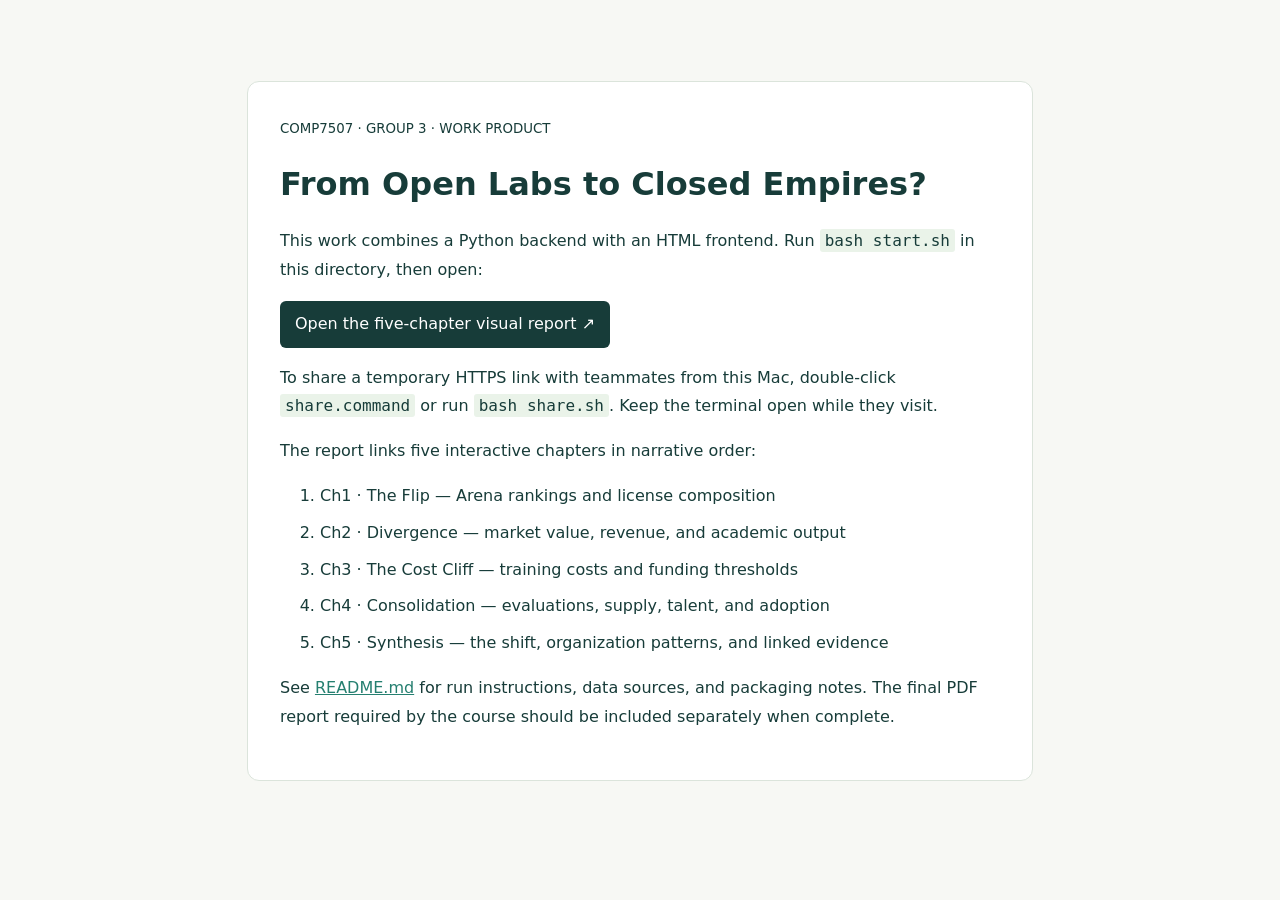
<file: index.html>
<!doctype html><html lang="en"><head><meta charset="utf-8"><meta name="viewport" content="width=device-width,initial-scale=1"><title>COMP7507 Group 3 · Work Product</title><style>body{font:16px/1.8 system-ui,sans-serif;color:#173c39;background:#f7f8f4;margin:0}main{max-width:720px;margin:9vh auto;padding:32px;background:#fff;border:1px solid #dbe4db;border-radius:12px}h1{line-height:1.3}code{background:#eaf3e9;padding:2px 5px;border-radius:3px}a{color:#257f70}li{margin:8px 0}.button{display:inline-block;background:#173c39;color:#fff;padding:9px 15px;border-radius:6px;text-decoration:none}</style></head><body><main><small>COMP7507 · GROUP 3 · WORK PRODUCT</small><h1>From Open Labs to Closed Empires?</h1><p>This work combines a Python backend with an HTML frontend. Run <code>bash start.sh</code> in this directory, then open:</p><p><a class="button" href="http://127.0.0.1:8764/">Open the five-chapter visual report ↗</a></p><p>To share a temporary HTTPS link with teammates from this Mac, double-click <code>share.command</code> or run <code>bash share.sh</code>. Keep the terminal open while they visit.</p><p>The report links five interactive chapters in narrative order:</p><ol><li>Ch1 · The Flip — Arena rankings and license composition</li><li>Ch2 · Divergence — market value, revenue, and academic output</li><li>Ch3 · The Cost Cliff — training costs and funding thresholds</li><li>Ch4 · Consolidation — evaluations, supply, talent, and adoption</li><li>Ch5 · Synthesis — the shift, organization patterns, and linked evidence</li></ol><p>See <a href="README.md">README.md</a> for run instructions, data sources, and packaging notes. The final PDF report required by the course should be included separately when complete.</p></main></body></html>
</file>
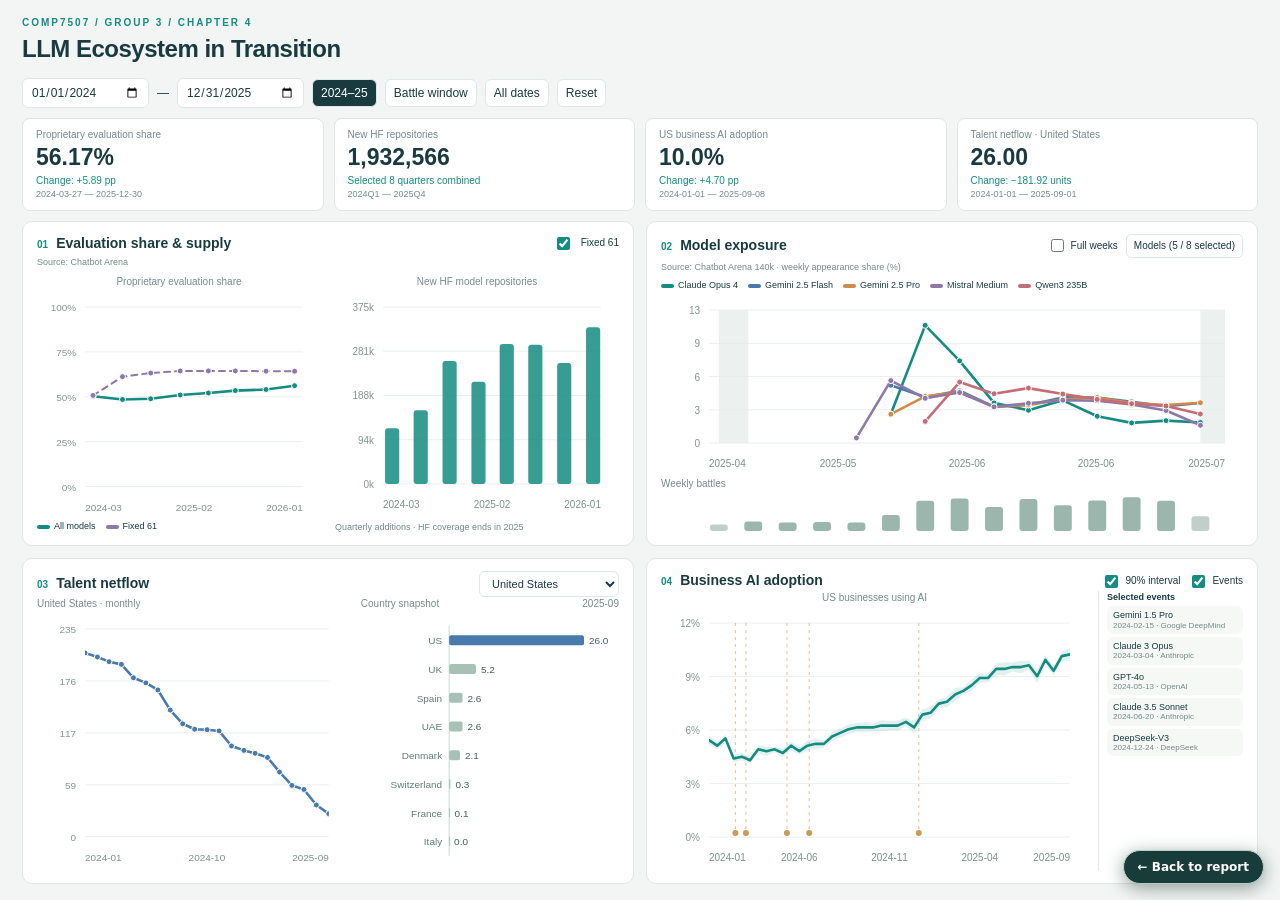
<file: dashboards/ch4/index.html>
<!doctype html><html lang="en"><head><meta charset="utf-8"><meta name="viewport" content="width=device-width,initial-scale=1"><title>LLM Ecosystem | Chapter 4</title><style>
:root{--ink:#193b40;--muted:#788a8b;--edge:#dfe8e4;--green:#148c81}*{box-sizing:border-box}body{margin:0;font:12px/1.4 'Segoe UI',Arial,sans-serif;color:var(--ink);background:#f2f5f3;height:100dvh;overflow:hidden}button,input,select{font:inherit;color:inherit}button,select,input[type=date]{border:1px solid var(--edge);background:white;border-radius:6px;padding:5px 8px}button,summary{cursor:pointer}button:hover{background:#e9f3ee}button:focus-visible,input:focus-visible,select:focus-visible,summary:focus-visible{outline:2px solid #148c81;outline-offset:2px}button.active,.primary{background:var(--ink);color:white}input[type=checkbox]{accent-color:var(--green)}.app{height:100%;padding:16px 22px;display:flex;flex-direction:column;gap:10px;max-width:2000px;margin:auto}.header{display:flex;align-items:center;justify-content:space-between;gap:15px}.eyebrow{font-size:10px;letter-spacing:2px;color:var(--green);font-weight:700}h1{font-size:24px;letter-spacing:-.5px;margin:2px 0}h1 small{font-size:12px;color:var(--muted);font-weight:400;letter-spacing:0;margin-left:14px}.actions,.toolbar,.controls{display:flex;align-items:center;gap:8px}.toolbar{flex-wrap:nowrap}.toolbar .spacer{flex:1}.toolbar input{width:127px}.toolbar .hint{color:var(--muted);font-size:10px}.kpis{display:grid;grid-template-columns:repeat(4,1fr);gap:10px}.kpi{background:white;border:1px solid var(--edge);border-radius:8px;padding:9px 13px}.kpi .label{font-size:10px;color:var(--muted)}.kpi .value{font-size:23px;line-height:1.2;font-weight:650;margin:2px 0}.kpi .delta{font-size:10px;color:var(--green)}.period{font-size:9px;color:var(--muted);white-space:nowrap}.grid{display:grid;grid-template-columns:1fr 1fr;grid-template-rows:1fr 1fr;gap:12px;flex:1;min-height:0}.card{background:white;border:1px solid var(--edge);border-radius:10px;padding:12px 14px;display:flex;flex-direction:column;min-height:0;min-width:0;position:relative}.head{display:flex;align-items:center;justify-content:space-between;gap:8px;flex-shrink:0}.head h2{font-size:14px;margin:0}.num{font-size:10px;color:var(--green);margin-right:8px}.source{color:var(--muted);font-size:9px;margin:3px 0 6px}.controls{font-size:10px;white-space:nowrap}.controls label{display:flex;gap:4px;align-items:center}.dual,.talent-layout{display:grid;grid-template-columns:1fr 1fr;gap:14px;flex:1;min-height:0}.talent-layout{grid-template-columns:1.2fr 1fr}.chartcol{display:flex;flex-direction:column;min-height:0;min-width:0}.chart-title{font-size:10px;color:var(--muted);display:flex;justify-content:space-between;gap:6px}.plot{flex:1;min-height:0;position:relative}.plot svg{width:100%;height:100%;display:block;overflow:hidden}.empty{display:flex;align-items:center;justify-content:center;color:var(--muted);font-size:11px;background:#fafcfb}.legend{display:flex;flex-wrap:wrap;gap:3px 10px;font-size:9px;min-height:13px;flex-shrink:0}.legend span{display:flex;align-items:center;gap:4px}.dot{display:inline-block;width:13px;height:4px;border-radius:3px}.note{font-size:9px;color:var(--muted);flex-shrink:0;margin-top:3px}.exposure-wrap{display:flex;flex:1;flex-direction:column;min-height:0}.samplebar{flex:0 0 42px!important}.talent-layout .plot{min-height:100px}.adopt-layout{display:grid;grid-template-columns:minmax(0,1fr) 145px;gap:10px;flex:1;min-height:0}.events-list{font-size:9px;display:flex;flex-direction:column;gap:3px;overflow:auto;border-left:1px solid var(--edge);padding-left:8px}.events-list button{text-align:left;font-size:9px;border:0;background:#f5f8f5;padding:4px 6px;line-height:1.15}.events-list small{display:block;font-size:8px;color:var(--muted)}.modelpicker{font-size:10px;position:relative}.modelpicker summary{list-style:none;border:1px solid var(--edge);border-radius:5px;padding:4px 7px}.pickerbody{position:absolute;right:0;top:30px;width:360px;background:white;z-index:35;border:1px solid var(--edge);box-shadow:0 10px 30px #163e3926;border-radius:8px;padding:12px}.model-tools{display:flex;gap:5px;margin-bottom:8px}.model-tools input{min-width:0;flex:1;border:1px solid var(--edge);border-radius:4px;padding:4px}.model-tools button{font-size:10px}.model-list{display:grid;gap:6px;max-height:210px;overflow:auto;font-size:10px}.model-list label{display:flex;align-items:center;gap:4px;word-break:break-word}.focusbox{display:none;position:absolute;top:75px;left:50%;transform:translateX(-50%);width:min(720px,90vw);z-index:30;background:#edf7f1;border:1px solid #b6d6ca;box-shadow:0 5px 20px #143d3418;border-radius:8px;padding:10px 14px}.focusbox.on{display:block}.focus-head{display:flex;justify-content:space-between;align-items:center;font-size:11px}.focus-values{display:grid;grid-template-columns:repeat(4,1fr);gap:10px;margin-top:8px;font-size:10px}.focus-values strong{display:block;color:var(--green);font-size:15px}.focus-values small{font-size:9px;color:var(--muted)}.tip{position:fixed;display:none;pointer-events:none;z-index:60;background:#173b40f5;color:white;max-width:350px;font-size:11px;border-radius:7px;padding:10px 13px;box-shadow:0 5px 15px #0002}.tip b{color:#aee0d0}.toast{display:none;position:fixed;left:50%;bottom:15px;transform:translateX(-50%);background:var(--ink);color:white;padding:8px 15px;border-radius:6px;z-index:60}.toast.on{display:block}.hidden,#status,.insight,.pill,.note-small{display:none!important}.tabs{display:none}.footer{font-size:9px;color:var(--muted);display:flex;justify-content:space-between}.footer span:last-child{color:var(--green)}select{max-width:140px;font-size:11px}.snap{font-size:9px;color:var(--muted)}
@media(max-width:1100px){.app{padding:10px 12px;gap:7px}h1{font-size:20px}h1 small{display:none}.toolbar{gap:5px}.toolbar .hint{display:none}.card{padding:9px 10px}.head h2{font-size:12px}.controls{font-size:9px}.adopt-layout{grid-template-columns:minmax(0,1fr) 120px}.kpi .value{font-size:21px}}
@media(max-width:760px),(max-height:620px){.grid{display:block;position:relative}.card{display:none;height:100%}.card.selected{display:flex}.tabs{display:flex;gap:5px}.tabs button{flex:1;font-size:11px}.header h1{font-size:19px}.toolbar{flex-wrap:wrap}.toolbar .spacer{display:none}.kpis{gap:5px}.kpi{padding:6px}.kpi .value{font-size:18px}.kpi .period,.kpi .delta{display:none}.toolbar input{width:117px}.kpi .label{font-size:9px}.eyebrow{font-size:8px}.actions button{font-size:10px;padding:5px}.footer{font-size:8px}.source{font-size:9px}.pickerbody{width:min(340px,85vw)}.focus-values{grid-template-columns:1fr 1fr}.focusbox{top:100px}}
@media(max-width:450px){.app{padding:8px;gap:6px}.dual{grid-template-columns:1fr;gap:6px}.dual .chartcol{min-height:0}.adopt-layout{grid-template-columns:1fr}.events-list{display:none}.head{flex-wrap:wrap}.footer span:last-child{display:none}.talent-layout{grid-template-columns:1.1fr 1fr;gap:4px}.header .actions #fullscreen{display:none}.toolbar button{font-size:10px}.tabs button{padding:6px 2px;font-size:10px}.controls{gap:5px}}
.chart-title-center{justify-content:center}</style></head><body><main class="app">
<header class="header"><div><div class="eyebrow">COMP7507 / GROUP 3 / CHAPTER 4</div><h1>LLM Ecosystem in Transition</h1></div></header>
<div class="toolbar"><input id="start" type="date" value="2024-01-01" aria-label="Start date"><span>—</span><input id="end" type="date" value="2025-12-31" aria-label="End date"><button class="preset active" data-range="common">2024–25</button><button class="preset" data-range="battle">Battle window</button><button class="preset" data-range="all">All dates</button><button id="reset">Reset</button></div>
<div id="status"></div><div class="focusbox" id="focusbox"><div class="focus-head"><b id="focus-title"></b><button id="clearfocus">Clear ×</button></div><div class="focus-values" id="focus-values"></div></div><div class="kpis" id="kpis"></div>
<nav class="tabs" aria-label="Chart panels"><button class="active" data-tab="0">Share & supply</button><button data-tab="1">Exposure</button><button data-tab="2">Talent</button><button data-tab="3">Adoption</button></nav>
<div class="grid">
<section class="card selected"><div class="head"><h2><span class="num">01</span>Evaluation share & supply</h2><label class="controls"><input id="fixed" type="checkbox" checked>Fixed 61</label><span id="q-range" class="pill"></span></div><div class="source">Source: Chatbot Arena</div><div class="dual"><div class="chartcol"><div class="chart-title chart-title-center">Proprietary evaluation share</div><div id="votes" class="plot"></div><div class="legend"><span><i class="dot" style="background:#148c81"></i>All models</span><span id="fixed-legend"><i class="dot" style="background:#8c79aa"></i>Fixed 61</span></div></div><div class="chartcol"><div class="chart-title chart-title-center">New HF model repositories</div><div id="supply" class="plot"></div><div class="note">Quarterly additions · HF coverage ends in 2025</div></div></div><div class="insight" id="q-insight"></div></section>
<section class="card"><div class="head"><h2><span class="num">02</span>Model exposure</h2><div class="controls"><label><input id="complete" type="checkbox">Full weeks</label><details class="modelpicker"><summary id="model-summary">Models</summary><div class="pickerbody"><div class="model-tools"><input id="model-search" placeholder="Search models" aria-label="Search models"><button id="top5">Top 5</button><button id="clear-models">Clear</button></div><div id="model-list" class="model-list"></div></div></details></div></div><div class="source">Source: Chatbot Arena 140k · weekly appearance share (%)</div><div id="model-legend" class="legend"></div><div class="exposure-wrap"><div id="exposure" class="plot"></div><div class="chart-title"><span>Weekly battles</span></div><div id="samples" class="plot samplebar"></div></div><div class="insight" id="exposure-insight"></div></section>
<section class="card"><div class="head"><h2><span class="num">03</span>Talent netflow</h2><select id="country" aria-label="Country"></select></div><div class="talent-layout"><div class="chartcol"><div class="chart-title"><span id="talent-title"></span></div><div id="talent" class="plot"></div></div><div class="chartcol"><div class="chart-title"><span>Country snapshot</span><span id="snapshot-date"></span></div><div id="countries" class="plot"></div></div></div><div class="insight" id="talent-insight"></div></section>
<section class="card"><div class="head"><h2><span class="num">04</span>Business AI adoption</h2><div class="controls"><label><input id="ci" type="checkbox" checked>90% interval</label><label><input id="events" type="checkbox" checked>Events</label></div></div><div class="adopt-layout"><div class="chartcol"><div class="chart-title chart-title-center">US businesses using AI</div><div id="adoption" class="plot"></div></div><aside id="events-list" class="events-list"></aside></div><div class="insight" id="adoption-insight"></div></section>
</div></main><div id="tooltip" class="tip"></div><div id="toast" class="toast" role="status"></div><script id="dataset" type="application/json">{"quarters":[{"quarter":"2024Q1","snapshot_date":"2024-03-27","n_models":66,"proprietary_share_pct":50.28,"fixed_set_share_pct":50.74,"created_models":118252.0,"created_datasets":33955.0,"date":"2024-03-27"},{"quarter":"2024Q2","snapshot_date":"2024-06-29","n_models":97,"proprietary_share_pct":48.51,"fixed_set_share_pct":61.17,"created_models":156127.0,"created_datasets":42021.0,"date":"2024-06-29"},{"quarter":"2024Q3","snapshot_date":"2024-09-27","n_models":121,"proprietary_share_pct":48.89,"fixed_set_share_pct":63.22,"created_models":260486.0,"created_datasets":46652.0,"date":"2024-09-27"},{"quarter":"2024Q4","snapshot_date":"2024-12-30","n_models":152,"proprietary_share_pct":51.0,"fixed_set_share_pct":64.35,"created_models":216837.0,"created_datasets":53443.0,"date":"2024-12-30"},{"quarter":"2025Q1","snapshot_date":"2025-03-30","n_models":181,"proprietary_share_pct":52.1,"fixed_set_share_pct":64.41,"created_models":296945.0,"created_datasets":72643.0,"date":"2025-03-30"},{"quarter":"2025Q2","snapshot_date":"2025-06-24","n_models":206,"proprietary_share_pct":53.44,"fixed_set_share_pct":64.41,"created_models":295261.0,"created_datasets":89013.0,"date":"2025-06-24"},{"quarter":"2025Q3","snapshot_date":"2025-09-30","n_models":248,"proprietary_share_pct":54.03,"fixed_set_share_pct":64.23,"created_models":256560.0,"created_datasets":81816.0,"date":"2025-09-30"},{"quarter":"2025Q4","snapshot_date":"2025-12-30","n_models":291,"proprietary_share_pct":56.17,"fixed_set_share_pct":64.23,"created_models":332098.0,"created_datasets":152907.0,"date":"2025-12-30"},{"quarter":"2026Q1","snapshot_date":"2026-03-31","n_models":336,"proprietary_share_pct":57.56,"fixed_set_share_pct":null,"created_models":null,"created_datasets":null,"date":"2026-03-31"},{"quarter":"2026Q2","snapshot_date":"2026-06-25","n_models":368,"proprietary_share_pct":59.49,"fixed_set_share_pct":null,"created_models":null,"created_datasets":null,"date":"2026-06-25"},{"quarter":"2026Q3","snapshot_date":"2026-09-11","n_models":401,"proprietary_share_pct":60.37,"fixed_set_share_pct":null,"created_models":null,"created_datasets":null,"date":"2026-09-11"}],"talent":[{"date":"2024-01-01","country":"Australia","country_code":"AU","netflow":2.33333},{"date":"2024-02-01","country":"Australia","country_code":"AU","netflow":-0.25},{"date":"2024-03-01","country":"Australia","country_code":"AU","netflow":1.0},{"date":"2024-04-01","country":"Australia","country_code":"AU","netflow":1.5},{"date":"2024-05-01","country":"Australia","country_code":"AU","netflow":0.75},{"date":"2024-06-01","country":"Australia","country_code":"AU","netflow":0.33333},{"date":"2024-07-01","country":"Australia","country_code":"AU","netflow":1.66667},{"date":"2024-08-01","country":"Australia","country_code":"AU","netflow":1.5},{"date":"2024-09-01","country":"Australia","country_code":"AU","netflow":1.33333},{"date":"2024-10-01","country":"Australia","country_code":"AU","netflow":0.41666},{"date":"2024-11-01","country":"Australia","country_code":"AU","netflow":0.58333},{"date":"2024-12-01","country":"Australia","country_code":"AU","netflow":0.75},{"date":"2025-01-01","country":"Australia","country_code":"AU","netflow":0.75},{"date":"2025-02-01","country":"Australia","country_code":"AU","netflow":0.25},{"date":"2025-03-01","country":"Australia","country_code":"AU","netflow":-1.25},{"date":"2025-04-01","country":"Australia","country_code":"AU","netflow":-2.25},{"date":"2025-05-01","country":"Australia","country_code":"AU","netflow":-2.5},{"date":"2025-06-01","country":"Australia","country_code":"AU","netflow":-1.91667},{"date":"2025-07-01","country":"Australia","country_code":"AU","netflow":-1.75},{"date":"2023-12-01","country":"Australia","country_code":"AU","netflow":2.25},{"date":"2023-11-01","country":"Australia","country_code":"AU","netflow":1.75},{"date":"2023-10-01","country":"Australia","country_code":"AU","netflow":1.41666},{"date":"2023-09-01","country":"Australia","country_code":"AU","netflow":0.0},{"date":"2023-01-01","country":"Australia","country_code":"AU","netflow":2.25},{"date":"2023-02-01","country":"Australia","country_code":"AU","netflow":4.16667},{"date":"2023-03-01","country":"Australia","country_code":"AU","netflow":3.16667},{"date":"2023-04-01","country":"Australia","country_code":"AU","netflow":3.83333},{"date":"2023-05-01","country":"Australia","country_code":"AU","netflow":4.33333},{"date":"2023-06-01","country":"Australia","country_code":"AU","netflow":3.25},{"date":"2023-07-01","country":"Australia","country_code":"AU","netflow":0.33334},{"date":"2023-08-01","country":"Australia","country_code":"AU","netflow":-0.25},{"date":"2023-09-01","country":"Brazil","country_code":"BR","netflow":-20.41667},{"date":"2024-02-01","country":"Brazil","country_code":"BR","netflow":-15.5},{"date":"2024-03-01","country":"Brazil","country_code":"BR","netflow":-14.41667},{"date":"2024-04-01","country":"Brazil","country_code":"BR","netflow":-13.91666},{"date":"2024-05-01","country":"Brazil","country_code":"BR","netflow":-12.5},{"date":"2024-06-01","country":"Brazil","country_code":"BR","netflow":-11.08333},{"date":"2024-07-01","country":"Brazil","country_code":"BR","netflow":-9.16666},{"date":"2024-08-01","country":"Brazil","country_code":"BR","netflow":-7.75},{"date":"2024-09-01","country":"Brazil","country_code":"BR","netflow":-7.75},{"date":"2024-10-01","country":"Brazil","country_code":"BR","netflow":-7.33333},{"date":"2024-11-01","country":"Brazil","country_code":"BR","netflow":-7.0},{"date":"2024-12-01","country":"Brazil","country_code":"BR","netflow":-6.25},{"date":"2025-01-01","country":"Brazil","country_code":"BR","netflow":-5.75},{"date":"2025-02-01","country":"Brazil","country_code":"BR","netflow":-6.33333},{"date":"2025-03-01","country":"Brazil","country_code":"BR","netflow":-5.83333},{"date":"2025-04-01","country":"Brazil","country_code":"BR","netflow":-5.41667},{"date":"2025-05-01","country":"Brazil","country_code":"BR","netflow":-4.91667},{"date":"2025-06-01","country":"Brazil","country_code":"BR","netflow":-4.41667},{"date":"2025-07-01","country":"Brazil","country_code":"BR","netflow":-4.5},{"date":"2025-08-01","country":"Brazil","country_code":"BR","netflow":-3.58333},{"date":"2024-01-01","country":"Brazil","country_code":"BR","netflow":-17.41667},{"date":"2023-12-01","country":"Brazil","country_code":"BR","netflow":-19.16667},{"date":"2023-11-01","country":"Brazil","country_code":"BR","netflow":-19.91667},{"date":"2023-10-01","country":"Brazil","country_code":"BR","netflow":-19.5},{"date":"2023-01-01","country":"Brazil","country_code":"BR","netflow":-29.58334},{"date":"2023-02-01","country":"Brazil","country_code":"BR","netflow":-27.5},{"date":"2023-03-01","country":"Brazil","country_code":"BR","netflow":-25.58334},{"date":"2023-04-01","country":"Brazil","country_code":"BR","netflow":-23.58333},{"date":"2023-05-01","country":"Brazil","country_code":"BR","netflow":-23.83333},{"date":"2023-06-01","country":"Brazil","country_code":"BR","netflow":-23.41666},{"date":"2023-07-01","country":"Brazil","country_code":"BR","netflow":-22.75},{"date":"2023-08-01","country":"Brazil","country_code":"BR","netflow":-21.91667},{"date":"2025-09-01","country":"Canada","country_code":"CA","netflow":-7.08333},{"date":"2024-02-01","country":"Canada","country_code":"CA","netflow":11.33333},{"date":"2024-03-01","country":"Canada","country_code":"CA","netflow":8.91667},{"date":"2024-04-01","country":"Canada","country_code":"CA","netflow":6.33333},{"date":"2024-05-01","country":"Canada","country_code":"CA","netflow":2.41667},{"date":"2024-06-01","country":"Canada","country_code":"CA","netflow":-1.58334},{"date":"2024-07-01","country":"Canada","country_code":"CA","netflow":-2.66667},{"date":"2024-08-01","country":"Canada","country_code":"CA","netflow":-3.91666},{"date":"2024-09-01","country":"Canada","country_code":"CA","netflow":-8.08334},{"date":"2024-10-01","country":"Canada","country_code":"CA","netflow":-7.16666},{"date":"2024-01-01","country":"Canada","country_code":"CA","netflow":13.0},{"date":"2024-11-01","country":"Canada","country_code":"CA","netflow":-7.41667},{"date":"2025-01-01","country":"Canada","country_code":"CA","netflow":-11.25},{"date":"2025-02-01","country":"Canada","country_code":"CA","netflow":-10.5},{"date":"2025-03-01","country":"Canada","country_code":"CA","netflow":-9.58333},{"date":"2025-04-01","country":"Canada","country_code":"CA","netflow":-9.41667},{"date":"2025-05-01","country":"Canada","country_code":"CA","netflow":-10.5},{"date":"2025-06-01","country":"Canada","country_code":"CA","netflow":-9.25},{"date":"2025-07-01","country":"Canada","country_code":"CA","netflow":-8.25},{"date":"2025-08-01","country":"Canada","country_code":"CA","netflow":-6.66666},{"date":"2024-12-01","country":"Canada","country_code":"CA","netflow":-8.41667},{"date":"2023-12-01","country":"Canada","country_code":"CA","netflow":13.91667},{"date":"2023-10-01","country":"Canada","country_code":"CA","netflow":14.33333},{"date":"2023-11-01","country":"Canada","country_code":"CA","netflow":14.5},{"date":"2023-01-01","country":"Canada","country_code":"CA","netflow":17.5},{"date":"2023-02-01","country":"Canada","country_code":"CA","netflow":18.83333},{"date":"2023-03-01","country":"Canada","country_code":"CA","netflow":19.41667},{"date":"2023-04-01","country":"Canada","country_code":"CA","netflow":19.08333},{"date":"2023-05-01","country":"Canada","country_code":"CA","netflow":19.66667},{"date":"2023-06-01","country":"Canada","country_code":"CA","netflow":22.5},{"date":"2023-07-01","country":"Canada","country_code":"CA","netflow":20.75},{"date":"2023-08-01","country":"Canada","country_code":"CA","netflow":19.75},{"date":"2023-09-01","country":"Canada","country_code":"CA","netflow":19.16667},{"date":"2023-09-01","country":"Denmark","country_code":"DK","netflow":2.66667},{"date":"2024-02-01","country":"Denmark","country_code":"DK","netflow":0.75},{"date":"2024-03-01","country":"Denmark","country_code":"DK","netflow":0.91667},{"date":"2024-04-01","country":"Denmark","country_code":"DK","netflow":0.83333},{"date":"2024-05-01","country":"Denmark","country_code":"DK","netflow":1.41667},{"date":"2024-06-01","country":"Denmark","country_code":"DK","netflow":1.16667},{"date":"2024-07-01","country":"Denmark","country_code":"DK","netflow":1.08334},{"date":"2024-08-01","country":"Denmark","country_code":"DK","netflow":0.83334},{"date":"2024-09-01","country":"Denmark","country_code":"DK","netflow":1.58333},{"date":"2024-10-01","country":"Denmark","country_code":"DK","netflow":2.5},{"date":"2024-11-01","country":"Denmark","country_code":"DK","netflow":3.16667},{"date":"2024-12-01","country":"Denmark","country_code":"DK","netflow":3.41667},{"date":"2025-01-01","country":"Denmark","country_code":"DK","netflow":3.16667},{"date":"2025-02-01","country":"Denmark","country_code":"DK","netflow":2.91667},{"date":"2025-03-01","country":"Denmark","country_code":"DK","netflow":2.33333},{"date":"2025-04-01","country":"Denmark","country_code":"DK","netflow":2.83333},{"date":"2025-05-01","country":"Denmark","country_code":"DK","netflow":2.25},{"date":"2025-08-01","country":"Denmark","country_code":"DK","netflow":2.0},{"date":"2025-09-01","country":"Denmark","country_code":"DK","netflow":2.08333},{"date":"2024-01-01","country":"Denmark","country_code":"DK","netflow":0.58333},{"date":"2023-12-01","country":"Denmark","country_code":"DK","netflow":0.33333},{"date":"2023-11-01","country":"Denmark","country_code":"DK","netflow":0.41667},{"date":"2023-10-01","country":"Denmark","country_code":"DK","netflow":1.33333},{"date":"2023-01-01","country":"Denmark","country_code":"DK","netflow":1.58333},{"date":"2023-02-01","country":"Denmark","country_code":"DK","netflow":2.16667},{"date":"2023-03-01","country":"Denmark","country_code":"DK","netflow":2.5},{"date":"2023-04-01","country":"Denmark","country_code":"DK","netflow":2.08333},{"date":"2023-05-01","country":"Denmark","country_code":"DK","netflow":2.0},{"date":"2023-06-01","country":"Denmark","country_code":"DK","netflow":2.83333},{"date":"2023-07-01","country":"Denmark","country_code":"DK","netflow":3.33334},{"date":"2023-08-01","country":"Denmark","country_code":"DK","netflow":2.58333},{"date":"2025-07-01","country":"Denmark","country_code":"DK","netflow":2.16667},{"date":"2024-01-01","country":"Finland","country_code":"FI","netflow":0.75},{"date":"2024-02-01","country":"Finland","country_code":"FI","netflow":1.16667},{"date":"2024-03-01","country":"Finland","country_code":"FI","netflow":2.16667},{"date":"2024-04-01","country":"Finland","country_code":"FI","netflow":1.75},{"date":"2024-05-01","country":"Finland","country_code":"FI","netflow":1.83333},{"date":"2024-06-01","country":"Finland","country_code":"FI","netflow":1.75},{"date":"2024-07-01","country":"Finland","country_code":"FI","netflow":2.0},{"date":"2024-08-01","country":"Finland","country_code":"FI","netflow":2.33333},{"date":"2024-09-01","country":"Finland","country_code":"FI","netflow":2.83333},{"date":"2024-10-01","country":"Finland","country_code":"FI","netflow":1.75},{"date":"2024-11-01","country":"Finland","country_code":"FI","netflow":1.08333},{"date":"2024-12-01","country":"Finland","country_code":"FI","netflow":0.91667},{"date":"2025-01-01","country":"Finland","country_code":"FI","netflow":-0.16667},{"date":"2025-02-01","country":"Finland","country_code":"FI","netflow":-0.25},{"date":"2025-03-01","country":"Finland","country_code":"FI","netflow":-0.5},{"date":"2025-05-01","country":"Finland","country_code":"FI","netflow":-0.41666},{"date":"2025-06-01","country":"Finland","country_code":"FI","netflow":-0.83334},{"date":"2025-08-01","country":"Finland","country_code":"FI","netflow":-1.08333},{"date":"2023-12-01","country":"Finland","country_code":"FI","netflow":-0.08333},{"date":"2023-11-01","country":"Finland","country_code":"FI","netflow":0.08334},{"date":"2023-09-01","country":"Finland","country_code":"FI","netflow":-2.41666},{"date":"2023-01-01","country":"Finland","country_code":"FI","netflow":-3.66666},{"date":"2023-02-01","country":"Finland","country_code":"FI","netflow":-3.16666},{"date":"2023-03-01","country":"Finland","country_code":"FI","netflow":-4.33333},{"date":"2023-04-01","country":"Finland","country_code":"FI","netflow":-3.75},{"date":"2023-05-01","country":"Finland","country_code":"FI","netflow":-3.41667},{"date":"2023-06-01","country":"Finland","country_code":"FI","netflow":-2.41667},{"date":"2023-07-01","country":"Finland","country_code":"FI","netflow":-1.91667},{"date":"2023-10-01","country":"Finland","country_code":"FI","netflow":-0.58333},{"date":"2023-08-01","country":"Finland","country_code":"FI","netflow":-1.91667},{"date":"2025-08-01","country":"France","country_code":"FR","netflow":-0.16667},{"date":"2024-02-01","country":"France","country_code":"FR","netflow":0.41666},{"date":"2024-03-01","country":"France","country_code":"FR","netflow":-0.5},{"date":"2024-04-01","country":"France","country_code":"FR","netflow":-1.5},{"date":"2024-05-01","country":"France","country_code":"FR","netflow":-0.5},{"date":"2024-06-01","country":"France","country_code":"FR","netflow":0.58334},{"date":"2024-07-01","country":"France","country_code":"FR","netflow":-0.25},{"date":"2024-08-01","country":"France","country_code":"FR","netflow":1.16667},{"date":"2024-09-01","country":"France","country_code":"FR","netflow":-1.16667},{"date":"2024-10-01","country":"France","country_code":"FR","netflow":-1.41667},{"date":"2024-01-01","country":"France","country_code":"FR","netflow":-0.58334},{"date":"2024-11-01","country":"France","country_code":"FR","netflow":-2.33333},{"date":"2025-01-01","country":"France","country_code":"FR","netflow":-2.16667},{"date":"2025-02-01","country":"France","country_code":"FR","netflow":-2.0},{"date":"2025-03-01","country":"France","country_code":"FR","netflow":-1.33334},{"date":"2025-04-01","country":"France","country_code":"FR","netflow":-1.08333},{"date":"2025-05-01","country":"France","country_code":"FR","netflow":-1.41666},{"date":"2025-06-01","country":"France","country_code":"FR","netflow":-1.16667},{"date":"2025-07-01","country":"France","country_code":"FR","netflow":-0.41667},{"date":"2025-09-01","country":"France","country_code":"FR","netflow":0.08333},{"date":"2024-12-01","country":"France","country_code":"FR","netflow":-2.08334},{"date":"2023-12-01","country":"France","country_code":"FR","netflow":-2.83333},{"date":"2023-10-01","country":"France","country_code":"FR","netflow":-5.25},{"date":"2023-11-01","country":"France","country_code":"FR","netflow":-3.25},{"date":"2023-01-01","country":"France","country_code":"FR","netflow":-14.08333},{"date":"2023-02-01","country":"France","country_code":"FR","netflow":-14.16667},{"date":"2023-03-01","country":"France","country_code":"FR","netflow":-12.5},{"date":"2023-04-01","country":"France","country_code":"FR","netflow":-11.41666},{"date":"2023-05-01","country":"France","country_code":"FR","netflow":-10.5},{"date":"2023-06-01","country":"France","country_code":"FR","netflow":-9.5},{"date":"2023-07-01","country":"France","country_code":"FR","netflow":-7.75},{"date":"2023-08-01","country":"France","country_code":"FR","netflow":-8.58334},{"date":"2023-09-01","country":"France","country_code":"FR","netflow":-5.33333},{"date":"2025-09-01","country":"Germany","country_code":"DE","netflow":-2.41666},{"date":"2024-02-01","country":"Germany","country_code":"DE","netflow":4.25},{"date":"2024-03-01","country":"Germany","country_code":"DE","netflow":5.33334},{"date":"2024-04-01","country":"Germany","country_code":"DE","netflow":5.83334},{"date":"2024-05-01","country":"Germany","country_code":"DE","netflow":3.58334},{"date":"2024-06-01","country":"Germany","country_code":"DE","netflow":3.91667},{"date":"2024-07-01","country":"Germany","country_code":"DE","netflow":5.08333},{"date":"2024-08-01","country":"Germany","country_code":"DE","netflow":6.5},{"date":"2024-09-01","country":"Germany","country_code":"DE","netflow":5.25},{"date":"2024-10-01","country":"Germany","country_code":"DE","netflow":4.5},{"date":"2024-01-01","country":"Germany","country_code":"DE","netflow":2.58334},{"date":"2024-11-01","country":"Germany","country_code":"DE","netflow":2.58334},{"date":"2025-01-01","country":"Germany","country_code":"DE","netflow":1.58333},{"date":"2025-02-01","country":"Germany","country_code":"DE","netflow":-0.16667},{"date":"2025-03-01","country":"Germany","country_code":"DE","netflow":-1.33333},{"date":"2025-04-01","country":"Germany","country_code":"DE","netflow":-2.75},{"date":"2025-05-01","country":"Germany","country_code":"DE","netflow":-2.41667},{"date":"2025-06-01","country":"Germany","country_code":"DE","netflow":-3.58334},{"date":"2025-07-01","country":"Germany","country_code":"DE","netflow":-3.16667},{"date":"2025-08-01","country":"Germany","country_code":"DE","netflow":-3.25},{"date":"2024-12-01","country":"Germany","country_code":"DE","netflow":2.08333},{"date":"2023-12-01","country":"Germany","country_code":"DE","netflow":0.5},{"date":"2023-10-01","country":"Germany","country_code":"DE","netflow":-0.83333},{"date":"2023-11-01","country":"Germany","country_code":"DE","netflow":-0.16667},{"date":"2023-01-01","country":"Germany","country_code":"DE","netflow":1.16667},{"date":"2023-02-01","country":"Germany","country_code":"DE","netflow":-1.16667},{"date":"2023-03-01","country":"Germany","country_code":"DE","netflow":-3.41667},{"date":"2023-04-01","country":"Germany","country_code":"DE","netflow":-5.08334},{"date":"2023-05-01","country":"Germany","country_code":"DE","netflow":-4.58334},{"date":"2023-06-01","country":"Germany","country_code":"DE","netflow":-5.08333},{"date":"2023-07-01","country":"Germany","country_code":"DE","netflow":-6.0},{"date":"2023-08-01","country":"Germany","country_code":"DE","netflow":-5.91667},{"date":"2023-09-01","country":"Germany","country_code":"DE","netflow":-2.33334},{"date":"2023-09-01","country":"India","country_code":"IN","netflow":-257.75},{"date":"2024-02-01","country":"India","country_code":"IN","netflow":-217.33333},{"date":"2024-03-01","country":"India","country_code":"IN","netflow":-210.25},{"date":"2024-04-01","country":"India","country_code":"IN","netflow":-204.91667},{"date":"2024-05-01","country":"India","country_code":"IN","netflow":-181.58333},{"date":"2024-06-01","country":"India","country_code":"IN","netflow":-173.0},{"date":"2024-07-01","country":"India","country_code":"IN","netflow":-169.66666},{"date":"2024-08-01","country":"India","country_code":"IN","netflow":-152.41667},{"date":"2024-09-01","country":"India","country_code":"IN","netflow":-132.66667},{"date":"2024-10-01","country":"India","country_code":"IN","netflow":-123.16667},{"date":"2024-01-01","country":"India","country_code":"IN","netflow":-224.33333},{"date":"2024-11-01","country":"India","country_code":"IN","netflow":-118.5},{"date":"2025-01-01","country":"India","country_code":"IN","netflow":-92.5},{"date":"2025-02-01","country":"India","country_code":"IN","netflow":-84.08333},{"date":"2025-03-01","country":"India","country_code":"IN","netflow":-79.08333},{"date":"2025-04-01","country":"India","country_code":"IN","netflow":-73.08334},{"date":"2025-09-01","country":"India","country_code":"IN","netflow":-16.91667},{"date":"2025-06-01","country":"India","country_code":"IN","netflow":-42.66667},{"date":"2025-07-01","country":"India","country_code":"IN","netflow":-39.08334},{"date":"2025-08-01","country":"India","country_code":"IN","netflow":-26.0},{"date":"2024-12-01","country":"India","country_code":"IN","netflow":-114.25},{"date":"2023-12-01","country":"India","country_code":"IN","netflow":-239.0},{"date":"2023-10-01","country":"India","country_code":"IN","netflow":-248.91666},{"date":"2023-11-01","country":"India","country_code":"IN","netflow":-242.33333},{"date":"2023-01-01","country":"India","country_code":"IN","netflow":-322.66667},{"date":"2023-02-01","country":"India","country_code":"IN","netflow":-323.0},{"date":"2023-03-01","country":"India","country_code":"IN","netflow":-320.41667},{"date":"2023-04-01","country":"India","country_code":"IN","netflow":-317.75},{"date":"2023-05-01","country":"India","country_code":"IN","netflow":-297.75},{"date":"2023-06-01","country":"India","country_code":"IN","netflow":-288.0},{"date":"2023-07-01","country":"India","country_code":"IN","netflow":-284.25},{"date":"2023-08-01","country":"India","country_code":"IN","netflow":-271.91667},{"date":"2025-05-01","country":"India","country_code":"IN","netflow":-57.41667},{"date":"2023-09-01","country":"Israel","country_code":"IL","netflow":-3.5},{"date":"2024-01-01","country":"Israel","country_code":"IL","netflow":-3.25},{"date":"2024-02-01","country":"Israel","country_code":"IL","netflow":-3.75},{"date":"2024-03-01","country":"Israel","country_code":"IL","netflow":-3.66667},{"date":"2024-04-01","country":"Israel","country_code":"IL","netflow":-3.41666},{"date":"2024-05-01","country":"Israel","country_code":"IL","netflow":-3.75},{"date":"2024-06-01","country":"Israel","country_code":"IL","netflow":-4.5},{"date":"2024-07-01","country":"Israel","country_code":"IL","netflow":-4.66666},{"date":"2024-08-01","country":"Israel","country_code":"IL","netflow":-4.58333},{"date":"2024-09-01","country":"Israel","country_code":"IL","netflow":-3.91667},{"date":"2024-10-01","country":"Israel","country_code":"IL","netflow":-4.58333},{"date":"2024-11-01","country":"Israel","country_code":"IL","netflow":-4.0},{"date":"2024-12-01","country":"Israel","country_code":"IL","netflow":-3.66667},{"date":"2025-01-01","country":"Israel","country_code":"IL","netflow":-3.33334},{"date":"2025-02-01","country":"Israel","country_code":"IL","netflow":-3.08334},{"date":"2025-03-01","country":"Israel","country_code":"IL","netflow":-2.83333},{"date":"2025-04-01","country":"Israel","country_code":"IL","netflow":-2.66666},{"date":"2025-05-01","country":"Israel","country_code":"IL","netflow":-2.5},{"date":"2025-07-01","country":"Israel","country_code":"IL","netflow":-1.91666},{"date":"2023-12-01","country":"Israel","country_code":"IL","netflow":-3.5},{"date":"2023-11-01","country":"Israel","country_code":"IL","netflow":-3.5},{"date":"2023-08-01","country":"Israel","country_code":"IL","netflow":-3.25},{"date":"2023-01-01","country":"Israel","country_code":"IL","netflow":-3.25},{"date":"2023-02-01","country":"Israel","country_code":"IL","netflow":-2.91667},{"date":"2023-03-01","country":"Israel","country_code":"IL","netflow":-3.08334},{"date":"2023-04-01","country":"Israel","country_code":"IL","netflow":-4.0},{"date":"2023-05-01","country":"Israel","country_code":"IL","netflow":-4.16667},{"date":"2023-06-01","country":"Israel","country_code":"IL","netflow":-4.0},{"date":"2023-07-01","country":"Israel","country_code":"IL","netflow":-4.0},{"date":"2023-10-01","country":"Israel","country_code":"IL","netflow":-3.16667},{"date":"2025-06-01","country":"Italy","country_code":"IT","netflow":-1.16666},{"date":"2024-02-01","country":"Italy","country_code":"IT","netflow":-6.16667},{"date":"2024-03-01","country":"Italy","country_code":"IT","netflow":-4.83333},{"date":"2024-04-01","country":"Italy","country_code":"IT","netflow":-3.91666},{"date":"2024-05-01","country":"Italy","country_code":"IT","netflow":-2.5},{"date":"2024-06-01","country":"Italy","country_code":"IT","netflow":-1.16666},{"date":"2024-07-01","country":"Italy","country_code":"IT","netflow":-2.0},{"date":"2024-08-01","country":"Italy","country_code":"IT","netflow":-2.33334},{"date":"2024-09-01","country":"Italy","country_code":"IT","netflow":-1.91667},{"date":"2024-10-01","country":"Italy","country_code":"IT","netflow":-2.25},{"date":"2024-01-01","country":"Italy","country_code":"IT","netflow":-5.91667},{"date":"2024-11-01","country":"Italy","country_code":"IT","netflow":-2.66667},{"date":"2025-01-01","country":"Italy","country_code":"IT","netflow":-1.33333},{"date":"2025-02-01","country":"Italy","country_code":"IT","netflow":-0.5},{"date":"2025-03-01","country":"Italy","country_code":"IT","netflow":-0.58333},{"date":"2025-04-01","country":"Italy","country_code":"IT","netflow":-0.91667},{"date":"2025-09-01","country":"Italy","country_code":"IT","netflow":0.0},{"date":"2025-05-01","country":"Italy","country_code":"IT","netflow":-1.33333},{"date":"2025-07-01","country":"Italy","country_code":"IT","netflow":-1.08333},{"date":"2025-08-01","country":"Italy","country_code":"IT","netflow":-0.33333},{"date":"2024-12-01","country":"Italy","country_code":"IT","netflow":-2.75},{"date":"2023-12-01","country":"Italy","country_code":"IT","netflow":-5.75},{"date":"2023-10-01","country":"Italy","country_code":"IT","netflow":-5.75},{"date":"2023-11-01","country":"Italy","country_code":"IT","netflow":-6.08333},{"date":"2023-01-01","country":"Italy","country_code":"IT","netflow":-11.33334},{"date":"2023-02-01","country":"Italy","country_code":"IT","netflow":-11.16666},{"date":"2023-03-01","country":"Italy","country_code":"IT","netflow":-11.33334},{"date":"2023-04-01","country":"Italy","country_code":"IT","netflow":-10.66666},{"date":"2023-05-01","country":"Italy","country_code":"IT","netflow":-9.75},{"date":"2023-06-01","country":"Italy","country_code":"IT","netflow":-10.83334},{"date":"2023-07-01","country":"Italy","country_code":"IT","netflow":-10.0},{"date":"2023-08-01","country":"Italy","country_code":"IT","netflow":-9.08333},{"date":"2023-09-01","country":"Italy","country_code":"IT","netflow":-7.58333},{"date":"2024-02-01","country":"Japan","country_code":"JP","netflow":0.41666},{"date":"2024-03-01","country":"Japan","country_code":"JP","netflow":-0.5},{"date":"2024-04-01","country":"Japan","country_code":"JP","netflow":-1.5},{"date":"2024-05-01","country":"Japan","country_code":"JP","netflow":-2.5},{"date":"2024-06-01","country":"Japan","country_code":"JP","netflow":-3.5},{"date":"2024-07-01","country":"Japan","country_code":"JP","netflow":-2.5},{"date":"2024-08-01","country":"Japan","country_code":"JP","netflow":-2.5},{"date":"2024-09-01","country":"Japan","country_code":"JP","netflow":-2.33333},{"date":"2024-10-01","country":"Japan","country_code":"JP","netflow":-2.41667},{"date":"2024-01-01","country":"Japan","country_code":"JP","netflow":-0.41667},{"date":"2024-11-01","country":"Japan","country_code":"JP","netflow":-1.25},{"date":"2025-01-01","country":"Japan","country_code":"JP","netflow":-0.25},{"date":"2025-02-01","country":"Japan","country_code":"JP","netflow":-0.83334},{"date":"2025-03-01","country":"Japan","country_code":"JP","netflow":-0.58334},{"date":"2025-04-01","country":"Japan","country_code":"JP","netflow":-1.58333},{"date":"2025-05-01","country":"Japan","country_code":"JP","netflow":-1.33333},{"date":"2025-06-01","country":"Japan","country_code":"JP","netflow":-1.41666},{"date":"2025-07-01","country":"Japan","country_code":"JP","netflow":-1.58333},{"date":"2025-08-01","country":"Japan","country_code":"JP","netflow":-0.91667},{"date":"2025-09-01","country":"Japan","country_code":"JP","netflow":0.0},{"date":"2024-12-01","country":"Japan","country_code":"JP","netflow":-1.58333},{"date":"2023-12-01","country":"Japan","country_code":"JP","netflow":-0.58333},{"date":"2023-10-01","country":"Japan","country_code":"JP","netflow":-0.5},{"date":"2023-11-01","country":"Japan","country_code":"JP","netflow":-0.66667},{"date":"2023-01-01","country":"Japan","country_code":"JP","netflow":-5.5},{"date":"2023-02-01","country":"Japan","country_code":"JP","netflow":-5.33334},{"date":"2023-03-01","country":"Japan","country_code":"JP","netflow":-3.66667},{"date":"2023-04-01","country":"Japan","country_code":"JP","netflow":-2.0},{"date":"2023-05-01","country":"Japan","country_code":"JP","netflow":-0.66667},{"date":"2023-06-01","country":"Japan","country_code":"JP","netflow":0.41667},{"date":"2023-07-01","country":"Japan","country_code":"JP","netflow":-0.83333},{"date":"2023-08-01","country":"Japan","country_code":"JP","netflow":0.75},{"date":"2023-09-01","country":"Japan","country_code":"JP","netflow":0.41667},{"date":"2025-09-01","country":"Netherlands","country_code":"NL","netflow":-1.83333},{"date":"2024-01-01","country":"Netherlands","country_code":"NL","netflow":9.16666},{"date":"2024-02-01","country":"Netherlands","country_code":"NL","netflow":8.58334},{"date":"2024-03-01","country":"Netherlands","country_code":"NL","netflow":8.16667},{"date":"2024-04-01","country":"Netherlands","country_code":"NL","netflow":8.33333},{"date":"2024-05-01","country":"Netherlands","country_code":"NL","netflow":7.41666},{"date":"2024-06-01","country":"Netherlands","country_code":"NL","netflow":6.83334},{"date":"2024-07-01","country":"Netherlands","country_code":"NL","netflow":5.0},{"date":"2024-08-01","country":"Netherlands","country_code":"NL","netflow":5.0},{"date":"2024-09-01","country":"Netherlands","country_code":"NL","netflow":2.0},{"date":"2023-12-01","country":"Netherlands","country_code":"NL","netflow":9.25},{"date":"2024-10-01","country":"Netherlands","country_code":"NL","netflow":1.25},{"date":"2024-12-01","country":"Netherlands","country_code":"NL","netflow":-0.08333},{"date":"2025-01-01","country":"Netherlands","country_code":"NL","netflow":-1.41667},{"date":"2025-02-01","country":"Netherlands","country_code":"NL","netflow":-1.5},{"date":"2025-03-01","country":"Netherlands","country_code":"NL","netflow":-2.5},{"date":"2025-04-01","country":"Netherlands","country_code":"NL","netflow":-2.16667},{"date":"2025-06-01","country":"Netherlands","country_code":"NL","netflow":-2.91666},{"date":"2025-07-01","country":"Netherlands","country_code":"NL","netflow":-2.0},{"date":"2025-08-01","country":"Netherlands","country_code":"NL","netflow":-2.0},{"date":"2024-11-01","country":"Netherlands","country_code":"NL","netflow":1.08333},{"date":"2023-11-01","country":"Netherlands","country_code":"NL","netflow":8.66667},{"date":"2023-09-01","country":"Netherlands","country_code":"NL","netflow":9.5},{"date":"2023-10-01","country":"Netherlands","country_code":"NL","netflow":8.58333},{"date":"2023-01-01","country":"Netherlands","country_code":"NL","netflow":8.66667},{"date":"2023-02-01","country":"Netherlands","country_code":"NL","netflow":7.41666},{"date":"2023-03-01","country":"Netherlands","country_code":"NL","netflow":8.5},{"date":"2023-04-01","country":"Netherlands","country_code":"NL","netflow":7.83334},{"date":"2023-05-01","country":"Netherlands","country_code":"NL","netflow":7.41666},{"date":"2023-06-01","country":"Netherlands","country_code":"NL","netflow":8.0},{"date":"2023-07-01","country":"Netherlands","country_code":"NL","netflow":8.66667},{"date":"2023-08-01","country":"Netherlands","country_code":"NL","netflow":8.5},{"date":"2025-05-01","country":"Netherlands","country_code":"NL","netflow":-1.58334},{"date":"2023-11-01","country":"Saudi Arabia","country_code":"SA","netflow":2.25},{"date":"2023-12-01","country":"Saudi Arabia","country_code":"SA","netflow":2.58333},{"date":"2024-01-01","country":"Saudi Arabia","country_code":"SA","netflow":2.41667},{"date":"2024-02-01","country":"Saudi Arabia","country_code":"SA","netflow":3.33334},{"date":"2024-03-01","country":"Saudi Arabia","country_code":"SA","netflow":3.5},{"date":"2024-04-01","country":"Saudi Arabia","country_code":"SA","netflow":4.08334},{"date":"2024-05-01","country":"Saudi Arabia","country_code":"SA","netflow":4.16667},{"date":"2024-06-01","country":"Saudi Arabia","country_code":"SA","netflow":3.91666},{"date":"2023-10-01","country":"Saudi Arabia","country_code":"SA","netflow":2.66667},{"date":"2024-07-01","country":"Saudi Arabia","country_code":"SA","netflow":4.25},{"date":"2024-09-01","country":"Saudi Arabia","country_code":"SA","netflow":4.0},{"date":"2024-10-01","country":"Saudi Arabia","country_code":"SA","netflow":3.58333},{"date":"2024-11-01","country":"Saudi Arabia","country_code":"SA","netflow":3.66666},{"date":"2024-12-01","country":"Saudi Arabia","country_code":"SA","netflow":3.5},{"date":"2025-01-01","country":"Saudi Arabia","country_code":"SA","netflow":3.83334},{"date":"2025-02-01","country":"Saudi Arabia","country_code":"SA","netflow":3.25},{"date":"2025-03-01","country":"Saudi Arabia","country_code":"SA","netflow":3.08334},{"date":"2024-08-01","country":"Saudi Arabia","country_code":"SA","netflow":3.91666},{"date":"2023-09-01","country":"Saudi Arabia","country_code":"SA","netflow":2.83334},{"date":"2023-08-01","country":"Saudi Arabia","country_code":"SA","netflow":2.58333},{"date":"2023-07-01","country":"Saudi Arabia","country_code":"SA","netflow":1.08333},{"date":"2023-01-01","country":"Saudi Arabia","country_code":"SA","netflow":1.0},{"date":"2023-02-01","country":"Saudi Arabia","country_code":"SA","netflow":1.16667},{"date":"2023-03-01","country":"Saudi Arabia","country_code":"SA","netflow":1.16667},{"date":"2023-04-01","country":"Saudi Arabia","country_code":"SA","netflow":0.75},{"date":"2023-05-01","country":"Saudi Arabia","country_code":"SA","netflow":1.25},{"date":"2023-06-01","country":"Saudi Arabia","country_code":"SA","netflow":1.0},{"date":"2025-06-01","country":"Singapore","country_code":"SG","netflow":-3.58333},{"date":"2024-01-01","country":"Singapore","country_code":"SG","netflow":-3.91667},{"date":"2024-02-01","country":"Singapore","country_code":"SG","netflow":-3.83333},{"date":"2024-03-01","country":"Singapore","country_code":"SG","netflow":-4.5},{"date":"2024-04-01","country":"Singapore","country_code":"SG","netflow":-4.5},{"date":"2024-05-01","country":"Singapore","country_code":"SG","netflow":-4.66666},{"date":"2024-06-01","country":"Singapore","country_code":"SG","netflow":-4.83333},{"date":"2024-07-01","country":"Singapore","country_code":"SG","netflow":-5.16667},{"date":"2024-08-01","country":"Singapore","country_code":"SG","netflow":-4.75},{"date":"2024-09-01","country":"Singapore","country_code":"SG","netflow":-5.0},{"date":"2023-12-01","country":"Singapore","country_code":"SG","netflow":-5.16666},{"date":"2024-10-01","country":"Singapore","country_code":"SG","netflow":-4.91666},{"date":"2024-12-01","country":"Singapore","country_code":"SG","netflow":-5.5},{"date":"2025-01-01","country":"Singapore","country_code":"SG","netflow":-5.5},{"date":"2025-02-01","country":"Singapore","country_code":"SG","netflow":-5.5},{"date":"2025-03-01","country":"Singapore","country_code":"SG","netflow":-4.33333},{"date":"2025-04-01","country":"Singapore","country_code":"SG","netflow":-3.75},{"date":"2025-05-01","country":"Singapore","country_code":"SG","netflow":-4.08334},{"date":"2025-07-01","country":"Singapore","country_code":"SG","netflow":-3.16667},{"date":"2025-08-01","country":"Singapore","country_code":"SG","netflow":-2.58333},{"date":"2024-11-01","country":"Singapore","country_code":"SG","netflow":-5.16667},{"date":"2023-11-01","country":"Singapore","country_code":"SG","netflow":-4.91667},{"date":"2023-09-01","country":"Singapore","country_code":"SG","netflow":-3.5},{"date":"2023-10-01","country":"Singapore","country_code":"SG","netflow":-4.41667},{"date":"2023-01-01","country":"Singapore","country_code":"SG","netflow":-2.91667},{"date":"2023-02-01","country":"Singapore","country_code":"SG","netflow":-2.91666},{"date":"2023-03-01","country":"Singapore","country_code":"SG","netflow":-3.33334},{"date":"2023-04-01","country":"Singapore","country_code":"SG","netflow":-3.58333},{"date":"2023-05-01","country":"Singapore","country_code":"SG","netflow":-3.5},{"date":"2023-06-01","country":"Singapore","country_code":"SG","netflow":-4.16666},{"date":"2023-07-01","country":"Singapore","country_code":"SG","netflow":-4.0},{"date":"2023-08-01","country":"Singapore","country_code":"SG","netflow":-4.0},{"date":"2024-03-01","country":"South Korea","country_code":"KR","netflow":-13.83333},{"date":"2024-04-01","country":"South Korea","country_code":"KR","netflow":-13.91667},{"date":"2024-05-01","country":"South Korea","country_code":"KR","netflow":-11.83333},{"date":"2024-06-01","country":"South Korea","country_code":"KR","netflow":-10.5},{"date":"2024-07-01","country":"South Korea","country_code":"KR","netflow":-9.83333},{"date":"2024-08-01","country":"South Korea","country_code":"KR","netflow":-9.16666},{"date":"2024-09-01","country":"South Korea","country_code":"KR","netflow":-8.58334},{"date":"2024-10-01","country":"South Korea","country_code":"KR","netflow":-7.58334},{"date":"2024-11-01","country":"South Korea","country_code":"KR","netflow":-7.66666},{"date":"2024-02-01","country":"South Korea","country_code":"KR","netflow":-13.58334},{"date":"2024-12-01","country":"South Korea","country_code":"KR","netflow":-7.5},{"date":"2025-02-01","country":"South Korea","country_code":"KR","netflow":-6.58333},{"date":"2025-03-01","country":"South Korea","country_code":"KR","netflow":-6.41667},{"date":"2025-04-01","country":"South Korea","country_code":"KR","netflow":-5.25},{"date":"2025-05-01","country":"South Korea","country_code":"KR","netflow":-4.91667},{"date":"2025-06-01","country":"South Korea","country_code":"KR","netflow":-4.08333},{"date":"2025-07-01","country":"South Korea","country_code":"KR","netflow":-3.66667},{"date":"2025-08-01","country":"South Korea","country_code":"KR","netflow":-2.25},{"date":"2025-09-01","country":"South Korea","country_code":"KR","netflow":-1.75},{"date":"2025-01-01","country":"South Korea","country_code":"KR","netflow":-7.0},{"date":"2024-01-01","country":"South Korea","country_code":"KR","netflow":-13.33333},{"date":"2023-11-01","country":"South Korea","country_code":"KR","netflow":-14.25},{"date":"2023-12-01","country":"South Korea","country_code":"KR","netflow":-14.58333},{"date":"2023-01-01","country":"South Korea","country_code":"KR","netflow":-15.91667},{"date":"2023-02-01","country":"South Korea","country_code":"KR","netflow":-15.83333},{"date":"2023-03-01","country":"South Korea","country_code":"KR","netflow":-16.91667},{"date":"2023-04-01","country":"South Korea","country_code":"KR","netflow":-15.91666},{"date":"2023-05-01","country":"South Korea","country_code":"KR","netflow":-17.0},{"date":"2023-06-01","country":"South Korea","country_code":"KR","netflow":-16.58333},{"date":"2023-07-01","country":"South Korea","country_code":"KR","netflow":-16.0},{"date":"2023-08-01","country":"South Korea","country_code":"KR","netflow":-14.83334},{"date":"2023-10-01","country":"South Korea","country_code":"KR","netflow":-14.83333},{"date":"2023-09-01","country":"South Korea","country_code":"KR","netflow":-14.91666},{"date":"2025-09-01","country":"Spain","country_code":"ES","netflow":2.58333},{"date":"2024-02-01","country":"Spain","country_code":"ES","netflow":4.75},{"date":"2024-03-01","country":"Spain","country_code":"ES","netflow":3.91666},{"date":"2024-04-01","country":"Spain","country_code":"ES","netflow":4.16667},{"date":"2024-05-01","country":"Spain","country_code":"ES","netflow":3.58333},{"date":"2024-06-01","country":"Spain","country_code":"ES","netflow":3.25},{"date":"2024-07-01","country":"Spain","country_code":"ES","netflow":5.08333},{"date":"2024-08-01","country":"Spain","country_code":"ES","netflow":5.33333},{"date":"2024-09-01","country":"Spain","country_code":"ES","netflow":6.16667},{"date":"2024-10-01","country":"Spain","country_code":"ES","netflow":5.41667},{"date":"2024-01-01","country":"Spain","country_code":"ES","netflow":5.33333},{"date":"2024-11-01","country":"Spain","country_code":"ES","netflow":5.25},{"date":"2025-01-01","country":"Spain","country_code":"ES","netflow":4.0},{"date":"2025-02-01","country":"Spain","country_code":"ES","netflow":4.08334},{"date":"2025-03-01","country":"Spain","country_code":"ES","netflow":3.66667},{"date":"2025-04-01","country":"Spain","country_code":"ES","netflow":3.16667},{"date":"2025-05-01","country":"Spain","country_code":"ES","netflow":4.08334},{"date":"2025-06-01","country":"Spain","country_code":"ES","netflow":4.66666},{"date":"2025-07-01","country":"Spain","country_code":"ES","netflow":3.16667},{"date":"2025-08-01","country":"Spain","country_code":"ES","netflow":3.0},{"date":"2024-12-01","country":"Spain","country_code":"ES","netflow":5.16667},{"date":"2023-12-01","country":"Spain","country_code":"ES","netflow":5.58334},{"date":"2023-10-01","country":"Spain","country_code":"ES","netflow":3.66667},{"date":"2023-11-01","country":"Spain","country_code":"ES","netflow":5.25},{"date":"2023-01-01","country":"Spain","country_code":"ES","netflow":-2.66667},{"date":"2023-02-01","country":"Spain","country_code":"ES","netflow":-1.5},{"date":"2023-03-01","country":"Spain","country_code":"ES","netflow":-0.16666},{"date":"2023-04-01","country":"Spain","country_code":"ES","netflow":1.33333},{"date":"2023-05-01","country":"Spain","country_code":"ES","netflow":1.41667},{"date":"2023-06-01","country":"Spain","country_code":"ES","netflow":2.91667},{"date":"2023-07-01","country":"Spain","country_code":"ES","netflow":3.66667},{"date":"2023-08-01","country":"Spain","country_code":"ES","netflow":4.08333},{"date":"2023-09-01","country":"Spain","country_code":"ES","netflow":3.5},{"date":"2023-09-01","country":"Sweden","country_code":"SE","netflow":-2.5},{"date":"2024-02-01","country":"Sweden","country_code":"SE","netflow":-0.25},{"date":"2024-03-01","country":"Sweden","country_code":"SE","netflow":-0.5},{"date":"2024-04-01","country":"Sweden","country_code":"SE","netflow":-1.58333},{"date":"2024-05-01","country":"Sweden","country_code":"SE","netflow":-1.25},{"date":"2024-06-01","country":"Sweden","country_code":"SE","netflow":-0.25},{"date":"2024-07-01","country":"Sweden","country_code":"SE","netflow":-1.08333},{"date":"2024-08-01","country":"Sweden","country_code":"SE","netflow":-1.5},{"date":"2024-09-01","country":"Sweden","country_code":"SE","netflow":-0.33333},{"date":"2024-10-01","country":"Sweden","country_code":"SE","netflow":-1.16667},{"date":"2024-01-01","country":"Sweden","country_code":"SE","netflow":-0.91667},{"date":"2024-11-01","country":"Sweden","country_code":"SE","netflow":-0.66667},{"date":"2025-01-01","country":"Sweden","country_code":"SE","netflow":-1.25},{"date":"2025-02-01","country":"Sweden","country_code":"SE","netflow":-1.91667},{"date":"2025-03-01","country":"Sweden","country_code":"SE","netflow":-1.16666},{"date":"2025-04-01","country":"Sweden","country_code":"SE","netflow":-0.66666},{"date":"2025-05-01","country":"Sweden","country_code":"SE","netflow":-0.16667},{"date":"2025-06-01","country":"Sweden","country_code":"SE","netflow":-1.16667},{"date":"2025-07-01","country":"Sweden","country_code":"SE","netflow":-0.16667},{"date":"2025-09-01","country":"Sweden","country_code":"SE","netflow":-0.58333},{"date":"2024-12-01","country":"Sweden","country_code":"SE","netflow":-0.91667},{"date":"2023-12-01","country":"Sweden","country_code":"SE","netflow":-1.58333},{"date":"2023-10-01","country":"Sweden","country_code":"SE","netflow":-1.83334},{"date":"2023-11-01","country":"Sweden","country_code":"SE","netflow":-2.25},{"date":"2023-01-01","country":"Sweden","country_code":"SE","netflow":1.25},{"date":"2023-02-01","country":"Sweden","country_code":"SE","netflow":1.5},{"date":"2023-03-01","country":"Sweden","country_code":"SE","netflow":0.75},{"date":"2023-04-01","country":"Sweden","country_code":"SE","netflow":1.0},{"date":"2023-05-01","country":"Sweden","country_code":"SE","netflow":-0.75},{"date":"2023-06-01","country":"Sweden","country_code":"SE","netflow":-1.16666},{"date":"2023-07-01","country":"Sweden","country_code":"SE","netflow":-1.08333},{"date":"2023-08-01","country":"Sweden","country_code":"SE","netflow":-0.91667},{"date":"2025-08-01","country":"Sweden","country_code":"SE","netflow":-0.66666},{"date":"2023-09-01","country":"Switzerland","country_code":"CH","netflow":9.16667},{"date":"2024-02-01","country":"Switzerland","country_code":"CH","netflow":5.16667},{"date":"2024-03-01","country":"Switzerland","country_code":"CH","netflow":4.41666},{"date":"2024-04-01","country":"Switzerland","country_code":"CH","netflow":4.83333},{"date":"2024-05-01","country":"Switzerland","country_code":"CH","netflow":2.75},{"date":"2024-06-01","country":"Switzerland","country_code":"CH","netflow":3.25},{"date":"2024-07-01","country":"Switzerland","country_code":"CH","netflow":4.25},{"date":"2024-08-01","country":"Switzerland","country_code":"CH","netflow":3.66667},{"date":"2024-09-01","country":"Switzerland","country_code":"CH","netflow":4.75},{"date":"2024-10-01","country":"Switzerland","country_code":"CH","netflow":5.75},{"date":"2024-01-01","country":"Switzerland","country_code":"CH","netflow":7.0},{"date":"2024-11-01","country":"Switzerland","country_code":"CH","netflow":4.33334},{"date":"2025-01-01","country":"Switzerland","country_code":"CH","netflow":3.41667},{"date":"2025-02-01","country":"Switzerland","country_code":"CH","netflow":3.08334},{"date":"2025-03-01","country":"Switzerland","country_code":"CH","netflow":3.0},{"date":"2025-04-01","country":"Switzerland","country_code":"CH","netflow":2.75},{"date":"2025-05-01","country":"Switzerland","country_code":"CH","netflow":2.75},{"date":"2025-06-01","country":"Switzerland","country_code":"CH","netflow":2.08333},{"date":"2025-07-01","country":"Switzerland","country_code":"CH","netflow":1.75},{"date":"2025-08-01","country":"Switzerland","country_code":"CH","netflow":1.41666},{"date":"2025-09-01","country":"Switzerland","country_code":"CH","netflow":0.25},{"date":"2024-12-01","country":"Switzerland","country_code":"CH","netflow":3.91667},{"date":"2023-12-01","country":"Switzerland","country_code":"CH","netflow":7.83333},{"date":"2023-10-01","country":"Switzerland","country_code":"CH","netflow":8.91667},{"date":"2023-11-01","country":"Switzerland","country_code":"CH","netflow":8.41666},{"date":"2023-01-01","country":"Switzerland","country_code":"CH","netflow":18.83333},{"date":"2023-02-01","country":"Switzerland","country_code":"CH","netflow":17.83334},{"date":"2023-03-01","country":"Switzerland","country_code":"CH","netflow":15.58333},{"date":"2023-04-01","country":"Switzerland","country_code":"CH","netflow":13.16667},{"date":"2023-05-01","country":"Switzerland","country_code":"CH","netflow":15.0},{"date":"2023-06-01","country":"Switzerland","country_code":"CH","netflow":14.25},{"date":"2023-07-01","country":"Switzerland","country_code":"CH","netflow":11.75},{"date":"2023-08-01","country":"Switzerland","country_code":"CH","netflow":11.75},{"date":"2025-09-01","country":"United Arab Emirates","country_code":"AE","netflow":2.58333},{"date":"2023-08-01","country":"United Arab Emirates","country_code":"AE","netflow":6.5},{"date":"2024-01-01","country":"United Arab Emirates","country_code":"AE","netflow":8.08334},{"date":"2024-02-01","country":"United Arab Emirates","country_code":"AE","netflow":8.83334},{"date":"2024-03-01","country":"United Arab Emirates","country_code":"AE","netflow":8.5},{"date":"2024-04-01","country":"United Arab Emirates","country_code":"AE","netflow":8.25},{"date":"2024-05-01","country":"United Arab Emirates","country_code":"AE","netflow":9.25},{"date":"2024-06-01","country":"United Arab Emirates","country_code":"AE","netflow":9.5},{"date":"2024-07-01","country":"United Arab Emirates","country_code":"AE","netflow":9.5},{"date":"2024-08-01","country":"United Arab Emirates","country_code":"AE","netflow":10.25},{"date":"2024-09-01","country":"United Arab Emirates","country_code":"AE","netflow":8.75},{"date":"2024-10-01","country":"United Arab Emirates","country_code":"AE","netflow":8.5},{"date":"2024-11-01","country":"United Arab Emirates","country_code":"AE","netflow":7.66666},{"date":"2024-12-01","country":"United Arab Emirates","country_code":"AE","netflow":8.0},{"date":"2025-01-01","country":"United Arab Emirates","country_code":"AE","netflow":6.41666},{"date":"2025-02-01","country":"United Arab Emirates","country_code":"AE","netflow":6.25},{"date":"2025-03-01","country":"United Arab Emirates","country_code":"AE","netflow":6.25},{"date":"2025-04-01","country":"United Arab Emirates","country_code":"AE","netflow":6.08333},{"date":"2025-05-01","country":"United Arab Emirates","country_code":"AE","netflow":4.66667},{"date":"2025-07-01","country":"United Arab Emirates","country_code":"AE","netflow":3.58333},{"date":"2023-12-01","country":"United Arab Emirates","country_code":"AE","netflow":7.66666},{"date":"2023-11-01","country":"United Arab Emirates","country_code":"AE","netflow":8.16667},{"date":"2023-10-01","country":"United Arab Emirates","country_code":"AE","netflow":7.66667},{"date":"2023-09-01","country":"United Arab Emirates","country_code":"AE","netflow":7.83333},{"date":"2023-01-01","country":"United Arab Emirates","country_code":"AE","netflow":5.83333},{"date":"2023-02-01","country":"United Arab Emirates","country_code":"AE","netflow":5.41666},{"date":"2023-03-01","country":"United Arab Emirates","country_code":"AE","netflow":5.58334},{"date":"2023-04-01","country":"United Arab Emirates","country_code":"AE","netflow":5.16667},{"date":"2023-05-01","country":"United Arab Emirates","country_code":"AE","netflow":5.83334},{"date":"2023-06-01","country":"United Arab Emirates","country_code":"AE","netflow":5.91667},{"date":"2023-07-01","country":"United Arab Emirates","country_code":"AE","netflow":7.08333},{"date":"2025-07-01","country":"United Kingdom","country_code":"GB","netflow":6.33333},{"date":"2024-02-01","country":"United Kingdom","country_code":"GB","netflow":7.58333},{"date":"2024-03-01","country":"United Kingdom","country_code":"GB","netflow":6.83334},{"date":"2024-04-01","country":"United Kingdom","country_code":"GB","netflow":6.83334},{"date":"2024-05-01","country":"United Kingdom","country_code":"GB","netflow":2.5},{"date":"2024-06-01","country":"United Kingdom","country_code":"GB","netflow":0.41666},{"date":"2024-07-01","country":"United Kingdom","country_code":"GB","netflow":1.91667},{"date":"2024-08-01","country":"United Kingdom","country_code":"GB","netflow":4.0},{"date":"2024-09-01","country":"United Kingdom","country_code":"GB","netflow":6.16667},{"date":"2024-10-01","country":"United Kingdom","country_code":"GB","netflow":5.66667},{"date":"2024-01-01","country":"United Kingdom","country_code":"GB","netflow":10.0},{"date":"2024-11-01","country":"United Kingdom","country_code":"GB","netflow":5.33333},{"date":"2025-01-01","country":"United Kingdom","country_code":"GB","netflow":6.08333},{"date":"2025-02-01","country":"United Kingdom","country_code":"GB","netflow":5.75},{"date":"2025-03-01","country":"United Kingdom","country_code":"GB","netflow":4.66667},{"date":"2025-04-01","country":"United Kingdom","country_code":"GB","netflow":4.66667},{"date":"2025-05-01","country":"United Kingdom","country_code":"GB","netflow":6.91667},{"date":"2025-06-01","country":"United Kingdom","country_code":"GB","netflow":7.0},{"date":"2025-08-01","country":"United Kingdom","country_code":"GB","netflow":6.83333},{"date":"2025-09-01","country":"United Kingdom","country_code":"GB","netflow":5.16666},{"date":"2024-12-01","country":"United Kingdom","country_code":"GB","netflow":5.25},{"date":"2023-12-01","country":"United Kingdom","country_code":"GB","netflow":12.16666},{"date":"2023-10-01","country":"United Kingdom","country_code":"GB","netflow":16.25},{"date":"2023-11-01","country":"United Kingdom","country_code":"GB","netflow":13.75},{"date":"2023-01-01","country":"United Kingdom","country_code":"GB","netflow":33.08333},{"date":"2023-02-01","country":"United Kingdom","country_code":"GB","netflow":34.33334},{"date":"2023-03-01","country":"United Kingdom","country_code":"GB","netflow":35.41667},{"date":"2023-04-01","country":"United Kingdom","country_code":"GB","netflow":33.41667},{"date":"2023-05-01","country":"United Kingdom","country_code":"GB","netflow":34.5},{"date":"2023-06-01","country":"United Kingdom","country_code":"GB","netflow":31.66667},{"date":"2023-07-01","country":"United Kingdom","country_code":"GB","netflow":29.58333},{"date":"2023-08-01","country":"United Kingdom","country_code":"GB","netflow":25.83333},{"date":"2023-09-01","country":"United Kingdom","country_code":"GB","netflow":20.41667},{"date":"2025-07-01","country":"United States","country_code":"US","netflow":53.5},{"date":"2023-12-01","country":"United States","country_code":"US","netflow":230.16666},{"date":"2024-01-01","country":"United States","country_code":"US","netflow":207.91666},{"date":"2024-02-01","country":"United States","country_code":"US","netflow":203.25},{"date":"2024-03-01","country":"United States","country_code":"US","netflow":198.0},{"date":"2024-04-01","country":"United States","country_code":"US","netflow":194.91666},{"date":"2024-05-01","country":"United States","country_code":"US","netflow":179.75},{"date":"2024-06-01","country":"United States","country_code":"US","netflow":174.0},{"date":"2024-07-01","country":"United States","country_code":"US","netflow":166.0},{"date":"2024-08-01","country":"United States","country_code":"US","netflow":143.25},{"date":"2023-11-01","country":"United States","country_code":"US","netflow":234.41666},{"date":"2024-09-01","country":"United States","country_code":"US","netflow":127.75},{"date":"2024-11-01","country":"United States","country_code":"US","netflow":121.08333},{"date":"2024-12-01","country":"United States","country_code":"US","netflow":119.66667},{"date":"2025-01-01","country":"United States","country_code":"US","netflow":102.66667},{"date":"2025-02-01","country":"United States","country_code":"US","netflow":97.66667},{"date":"2025-03-01","country":"United States","country_code":"US","netflow":94.33333},{"date":"2025-04-01","country":"United States","country_code":"US","netflow":89.66666},{"date":"2025-05-01","country":"United States","country_code":"US","netflow":73.16666},{"date":"2025-06-01","country":"United States","country_code":"US","netflow":58.08333},{"date":"2024-10-01","country":"United States","country_code":"US","netflow":121.58333},{"date":"2023-10-01","country":"United States","country_code":"US","netflow":241.83334},{"date":"2023-08-01","country":"United States","country_code":"US","netflow":261.91667},{"date":"2023-09-01","country":"United States","country_code":"US","netflow":246.16666},{"date":"2023-01-01","country":"United States","country_code":"US","netflow":320.41667},{"date":"2023-02-01","country":"United States","country_code":"US","netflow":315.83333},{"date":"2023-03-01","country":"United States","country_code":"US","netflow":312.83333},{"date":"2023-04-01","country":"United States","country_code":"US","netflow":310.41667},{"date":"2023-05-01","country":"United States","country_code":"US","netflow":285.58334},{"date":"2023-06-01","country":"United States","country_code":"US","netflow":273.33333},{"date":"2023-07-01","country":"United States","country_code":"US","netflow":274.0},{"date":"2025-08-01","country":"United States","country_code":"US","netflow":35.91667},{"date":"2025-09-01","country":"United States","country_code":"US","netflow":26.0}],"models":["claude-opus-4-20250514","gemini-2.5-flash","gemini-2.5-pro","mistral-medium-2505","qwen3-235b-a22b-no-thinking","o3-2025-04-16","claude-sonnet-4-20250514","chatgpt-4o-latest-20250326","gemma-3-27b-it","claude-3-7-sonnet-20250219-thinking-32k","claude-3-7-sonnet-20250219","command-a-03-2025","claude-3-5-sonnet-20241022","o3-mini","deepseek-r1-0528","gpt-4.1-2025-04-14","o4-mini-2025-04-16","claude-3-5-haiku-20241022","amazon.nova-pro-v1:0","claude-opus-4-20250514-thinking-16k","gpt-4.1-mini-2025-04-14","deepseek-v3-0324","gemini-2.0-flash-001","grok-3-preview-02-24","grok-3-mini-beta","llama-4-maverick-03-26-experimental","claude-sonnet-4-20250514-thinking-32k","qwen3-30b-a3b","minimax-m1","llama-4-maverick-17b-128e-instruct","gemini-2.5-flash-lite-preview-06-17-thinking","qwen3-235b-a22b","gemini-2.5-flash-preview-04-17","llama-3.3-70b-instruct","qwen-max-2025-01-25","qwq-32b","mistral-small-3.1-24b-instruct-2503","amazon-nova-experimental-chat-05-14","gemini-2.5-pro-preview-05-06","llama-4-scout-17b-16e-instruct","grok-3-mini-high","kimi-k2-0711-preview","gemma-3n-e4b-it","magistral-medium-2506","mistral-small-2506","hunyuan-turbos-20250416","grok-4-0709","gemini-2.5-pro-preview-03-25","qwen3-235b-a22b-instruct-2507","gpt-4o-mini-2024-07-18","gpt-4o-2024-11-20","gemini-2.0-flash-thinking-exp-01-21","qwen3-coder-480b-a35b-instruct"],"weeks":[{"date":"2025-04-14","end":"2025-04-20","observed_start":"2025-04-17","observed_end":"2025-04-20","partial":true,"battles":2865,"total":5730,"bad":369,"counts":[0,0,0,0,0,233,0,348,239,0,279,0,383,294,0,322,219,209,0,0,0,0,627,253,78,0,0,0,0,259,0,0,170,311,184,177,0,0,0,0,0,0,0,0,0,0,0,299,0,343,307,196,0]},{"date":"2025-04-21","end":"2025-04-27","observed_start":"2025-04-21","observed_end":"2025-04-27","partial":false,"battles":4094,"total":8188,"bad":428,"counts":[0,0,0,0,0,278,0,681,295,0,318,0,482,464,0,428,337,319,0,0,162,191,778,496,270,0,0,0,0,276,0,0,308,372,300,304,0,0,0,0,0,0,0,0,0,0,0,447,0,247,265,170,0]},{"date":"2025-04-28","end":"2025-05-04","observed_start":"2025-04-28","observed_end":"2025-05-04","partial":false,"battles":3713,"total":7426,"bad":393,"counts":[0,0,0,0,0,301,0,525,377,0,286,0,449,270,0,262,246,309,0,0,350,314,597,382,364,86,0,222,0,286,0,219,270,237,288,267,0,0,0,0,0,0,0,0,0,0,0,518,0,0,1,0,0]},{"date":"2025-05-05","end":"2025-05-11","observed_start":"2025-05-05","observed_end":"2025-05-11","partial":false,"battles":3881,"total":7762,"bad":452,"counts":[0,0,0,0,0,301,0,609,308,0,317,0,389,320,0,282,370,297,0,0,284,287,535,305,273,331,0,389,0,315,0,315,262,298,279,373,0,0,199,0,0,0,0,0,0,0,0,124,0,0,0,0,0]},{"date":"2025-05-12","end":"2025-05-18","observed_start":"2025-05-12","observed_end":"2025-05-18","partial":false,"battles":3693,"total":7386,"bad":426,"counts":[0,0,0,36,0,302,0,336,312,44,326,33,336,346,0,291,338,309,37,0,322,354,322,256,316,303,0,274,0,340,0,248,356,327,302,277,0,0,343,0,0,0,0,0,0,0,0,0,0,0,0,0,0]},{"date":"2025-05-19","end":"2025-05-25","observed_start":"2025-05-19","observed_end":"2025-05-25","partial":false,"battles":6950,"total":13900,"bad":785,"counts":[381,758,379,819,0,367,413,409,384,859,379,867,403,352,0,375,334,375,874,0,371,383,326,314,350,390,0,315,0,364,0,309,646,398,365,302,0,0,339,0,0,0,0,0,0,0,0,0,0,0,0,0,0]},{"date":"2025-05-26","end":"2025-06-01","observed_start":"2025-05-26","observed_end":"2025-06-01","partial":false,"battles":13163,"total":26326,"bad":1558,"counts":[2924,1146,1159,1112,538,563,2277,630,541,1118,608,1120,582,545,969,594,586,590,1239,0,584,577,562,445,556,618,0,500,0,445,0,496,614,572,509,464,0,0,543,0,0,0,0,0,0,0,0,0,0,0,0,0,0]},{"date":"2025-06-02","end":"2025-06-08","observed_start":"2025-06-02","observed_end":"2025-06-08","partial":false,"battles":14113,"total":28226,"bad":1579,"counts":[2189,1394,1359,1346,1624,695,1483,643,643,1388,728,1308,379,655,1554,670,694,689,788,231,708,694,379,582,717,682,251,651,0,3,0,621,390,381,347,346,0,0,937,0,0,0,0,0,0,77,0,0,0,0,0,0,0]},{"date":"2025-06-09","end":"2025-06-15","observed_start":"2025-06-09","observed_end":"2025-06-15","partial":false,"battles":10461,"total":20922,"bad":1210,"counts":[793,717,712,714,974,385,679,414,819,638,423,574,408,391,781,397,409,373,513,1188,391,404,288,340,152,378,1122,354,0,123,1856,351,310,316,304,251,249,260,401,0,0,0,0,399,0,371,0,0,0,0,0,0,0]},{"date":"2025-06-16","end":"2025-06-22","observed_start":"2025-06-16","observed_end":"2025-06-22","partial":false,"battles":13955,"total":27910,"bad":1584,"counts":[864,1005,1004,1048,1447,550,889,535,1160,482,504,525,478,527,1214,471,473,509,502,1706,509,470,342,471,466,482,1689,479,726,506,959,423,474,376,335,313,489,546,309,333,0,0,336,631,0,352,0,1,0,0,0,0,0]},{"date":"2025-06-23","end":"2025-06-29","observed_start":"2025-06-23","observed_end":"2025-06-29","partial":false,"battles":11238,"total":22476,"bad":1249,"counts":[906,968,926,909,1040,918,475,507,435,530,508,459,526,498,395,454,448,484,476,945,484,493,238,375,447,517,465,447,1513,459,504,398,160,193,216,205,486,513,182,460,0,0,466,292,0,156,0,0,0,0,0,0,0]},{"date":"2025-06-30","end":"2025-07-06","observed_start":"2025-06-30","observed_end":"2025-07-06","partial":false,"battles":13253,"total":26506,"bad":1569,"counts":[671,1138,1138,1060,1092,1125,611,557,546,636,640,572,592,619,484,600,585,595,626,698,565,587,342,526,597,610,633,559,1027,611,540,510,349,342,287,307,613,557,2,612,0,0,557,375,771,42,0,0,0,0,0,0,0]},{"date":"2025-07-07","end":"2025-07-13","observed_start":"2025-07-07","observed_end":"2025-07-13","partial":false,"battles":14614,"total":29228,"bad":1811,"counts":[556,1141,1105,1066,1086,1095,643,642,529,670,658,583,629,574,510,612,649,642,600,590,633,552,336,542,594,627,618,584,977,571,608,529,583,347,290,288,638,649,0,599,2052,0,552,390,836,204,49,0,0,0,0,0,0]},{"date":"2025-07-14","end":"2025-07-20","observed_start":"2025-07-14","observed_end":"2025-07-20","partial":false,"battles":13184,"total":26368,"bad":1507,"counts":[558,914,946,809,922,972,545,533,506,542,566,541,520,541,452,540,523,488,485,526,511,542,253,495,563,546,577,465,815,521,530,457,137,268,264,247,537,512,0,539,523,2089,480,342,511,237,978,0,0,0,0,0,0]},{"date":"2025-07-21","end":"2025-07-27","observed_start":"2025-07-21","observed_end":"2025-07-24","partial":true,"battles":6447,"total":12894,"bad":834,"counts":[250,487,491,216,353,444,280,281,232,242,312,256,261,228,195,242,266,278,243,273,247,269,149,258,248,236,258,259,411,253,235,239,1,167,109,138,259,230,0,262,226,654,220,177,255,146,534,0,622,0,0,0,2]}],"adoption":[{"period":202319,"ref_start":"2023-08-28","adoption":0.037,"se":0.0011,"lo":0.0351905,"hi":0.0388095,"date":"2023-08-28","ref_end":"2023-09-10"},{"period":202320,"ref_start":"2023-09-11","adoption":0.037,"se":0.0013,"lo":0.0348615,"hi":0.0391385,"date":"2023-09-11","ref_end":"2023-09-24"},{"period":202321,"ref_start":"2023-09-25","adoption":0.038,"se":0.0013,"lo":0.0358615,"hi":0.0401385,"date":"2023-09-25","ref_end":"2023-10-08"},{"period":202322,"ref_start":"2023-10-09","adoption":0.039,"se":0.0015,"lo":0.0365325,"hi":0.0414675,"date":"2023-10-09","ref_end":"2023-10-22"},{"period":202323,"ref_start":"2023-10-23","adoption":0.044,"se":0.0011,"lo":0.0421905,"hi":0.0458095,"date":"2023-10-23","ref_end":"2023-11-05"},{"period":202324,"ref_start":"2023-11-06","adoption":0.046,"se":0.0011,"lo":0.0441905,"hi":0.0478095,"date":"2023-11-06","ref_end":"2023-11-19"},{"period":202325,"ref_start":"2023-11-20","adoption":0.049,"se":0.0017,"lo":0.0462035,"hi":0.0517965,"date":"2023-11-20","ref_end":"2023-12-03"},{"period":202326,"ref_start":"2023-12-04","adoption":0.049,"se":0.0009,"lo":0.0475195,"hi":0.0504805,"date":"2023-12-04","ref_end":"2023-12-17"},{"period":202401,"ref_start":"2023-12-18","adoption":0.046,"se":0.0008,"lo":0.044684,"hi":0.047316,"date":"2023-12-18","ref_end":"2023-12-31"},{"period":202402,"ref_start":"2024-01-01","adoption":0.053,"se":0.0015,"lo":0.0505325,"hi":0.0554674999999999,"date":"2024-01-01","ref_end":"2024-01-14"},{"period":202403,"ref_start":"2024-01-15","adoption":0.05,"se":0.0013,"lo":0.0478615,"hi":0.0521385,"date":"2024-01-15","ref_end":"2024-01-28"},{"period":202404,"ref_start":"2024-01-29","adoption":0.054,"se":0.0012,"lo":0.052026,"hi":0.055974,"date":"2024-01-29","ref_end":"2024-02-11"},{"period":202405,"ref_start":"2024-02-12","adoption":0.043,"se":0.0013,"lo":0.0408614999999999,"hi":0.0451385,"date":"2024-02-12","ref_end":"2024-02-25"},{"period":202406,"ref_start":"2024-02-26","adoption":0.044,"se":0.0012,"lo":0.042026,"hi":0.045974,"date":"2024-02-26","ref_end":"2024-03-10"},{"period":202407,"ref_start":"2024-03-11","adoption":0.042,"se":0.0009,"lo":0.0405195,"hi":0.0434805,"date":"2024-03-11","ref_end":"2024-03-24"},{"period":202408,"ref_start":"2024-03-25","adoption":0.048,"se":0.0014,"lo":0.045697,"hi":0.050303,"date":"2024-03-25","ref_end":"2024-04-07"},{"period":202409,"ref_start":"2024-04-08","adoption":0.047,"se":0.0015,"lo":0.0445325,"hi":0.0494675,"date":"2024-04-08","ref_end":"2024-04-21"},{"period":202410,"ref_start":"2024-04-22","adoption":0.048,"se":0.0009,"lo":0.0465195,"hi":0.0494805,"date":"2024-04-22","ref_end":"2024-05-05"},{"period":202411,"ref_start":"2024-05-06","adoption":0.046,"se":0.0015,"lo":0.0435325,"hi":0.0484675,"date":"2024-05-06","ref_end":"2024-05-19"},{"period":202412,"ref_start":"2024-05-20","adoption":0.05,"se":0.0014,"lo":0.047697,"hi":0.052303,"date":"2024-05-20","ref_end":"2024-06-02"},{"period":202413,"ref_start":"2024-06-03","adoption":0.047,"se":0.0013,"lo":0.0448615,"hi":0.0491385,"date":"2024-06-03","ref_end":"2024-06-16"},{"period":202414,"ref_start":"2024-06-17","adoption":0.05,"se":0.0016,"lo":0.047368,"hi":0.052632,"date":"2024-06-17","ref_end":"2024-06-30"},{"period":202415,"ref_start":"2024-07-01","adoption":0.051,"se":0.0018,"lo":0.048039,"hi":0.0539609999999999,"date":"2024-07-01","ref_end":"2024-07-14"},{"period":202416,"ref_start":"2024-07-15","adoption":0.051,"se":0.0012,"lo":0.049026,"hi":0.0529739999999999,"date":"2024-07-15","ref_end":"2024-07-28"},{"period":202417,"ref_start":"2024-07-29","adoption":0.055,"se":0.0015,"lo":0.0525325,"hi":0.0574675,"date":"2024-07-29","ref_end":"2024-08-11"},{"period":202418,"ref_start":"2024-08-12","adoption":0.057,"se":0.0015,"lo":0.0545325,"hi":0.0594675,"date":"2024-08-12","ref_end":"2024-08-25"},{"period":202419,"ref_start":"2024-08-26","adoption":0.059,"se":0.0016,"lo":0.056368,"hi":0.061632,"date":"2024-08-26","ref_end":"2024-09-08"},{"period":202420,"ref_start":"2024-09-09","adoption":0.06,"se":0.0015,"lo":0.0575325,"hi":0.0624674999999999,"date":"2024-09-09","ref_end":"2024-09-22"},{"period":202421,"ref_start":"2024-09-23","adoption":0.06,"se":0.0015,"lo":0.0575325,"hi":0.0624674999999999,"date":"2024-09-23","ref_end":"2024-10-06"},{"period":202422,"ref_start":"2024-10-07","adoption":0.06,"se":0.0013,"lo":0.0578614999999999,"hi":0.0621385,"date":"2024-10-07","ref_end":"2024-10-20"},{"period":202423,"ref_start":"2024-10-21","adoption":0.061,"se":0.0018,"lo":0.058039,"hi":0.063961,"date":"2024-10-21","ref_end":"2024-11-03"},{"period":202424,"ref_start":"2024-11-04","adoption":0.061,"se":0.0016,"lo":0.0583679999999999,"hi":0.063632,"date":"2024-11-04","ref_end":"2024-11-17"},{"period":202425,"ref_start":"2024-11-18","adoption":0.061,"se":0.0017,"lo":0.0582035,"hi":0.0637965,"date":"2024-11-18","ref_end":"2024-12-01"},{"period":202426,"ref_start":"2024-12-02","adoption":0.063,"se":0.0015,"lo":0.0605325,"hi":0.0654675,"date":"2024-12-02","ref_end":"2024-12-15"},{"period":202501,"ref_start":"2024-12-16","adoption":0.06,"se":0.0019,"lo":0.0568744999999999,"hi":0.0631255,"date":"2024-12-16","ref_end":"2024-12-29"},{"period":202502,"ref_start":"2024-12-30","adoption":0.067,"se":0.0018,"lo":0.064039,"hi":0.069961,"date":"2024-12-30","ref_end":"2025-01-12"},{"period":202503,"ref_start":"2025-01-13","adoption":0.068,"se":0.0019,"lo":0.0648745,"hi":0.0711255,"date":"2025-01-13","ref_end":"2025-01-26"},{"period":202504,"ref_start":"2025-01-27","adoption":0.073,"se":0.0014,"lo":0.070697,"hi":0.075303,"date":"2025-01-27","ref_end":"2025-02-09"},{"period":202505,"ref_start":"2025-02-10","adoption":0.074,"se":0.0018,"lo":0.071039,"hi":0.076961,"date":"2025-02-10","ref_end":"2025-02-23"},{"period":202506,"ref_start":"2025-02-24","adoption":0.078,"se":0.0022,"lo":0.074381,"hi":0.081619,"date":"2025-02-24","ref_end":"2025-03-09"},{"period":202507,"ref_start":"2025-03-10","adoption":0.08,"se":0.0012,"lo":0.078026,"hi":0.081974,"date":"2025-03-10","ref_end":"2025-03-23"},{"period":202508,"ref_start":"2025-03-24","adoption":0.083,"se":0.0019,"lo":0.0798745,"hi":0.0861255,"date":"2025-03-24","ref_end":"2025-04-06"},{"period":202509,"ref_start":"2025-04-07","adoption":0.087,"se":0.0016,"lo":0.084368,"hi":0.0896319999999999,"date":"2025-04-07","ref_end":"2025-04-20"},{"period":202510,"ref_start":"2025-04-21","adoption":0.087,"se":0.0014,"lo":0.084697,"hi":0.089303,"date":"2025-04-21","ref_end":"2025-05-04"},{"period":202511,"ref_start":"2025-05-05","adoption":0.092,"se":0.0019,"lo":0.0888745,"hi":0.0951255,"date":"2025-05-05","ref_end":"2025-05-18"},{"period":202512,"ref_start":"2025-05-19","adoption":0.092,"se":0.0022,"lo":0.088381,"hi":0.095619,"date":"2025-05-19","ref_end":"2025-06-01"},{"period":202513,"ref_start":"2025-06-02","adoption":0.093,"se":0.0015,"lo":0.0905325,"hi":0.0954675,"date":"2025-06-02","ref_end":"2025-06-15"},{"period":202514,"ref_start":"2025-06-16","adoption":0.093,"se":0.0021,"lo":0.0895455,"hi":0.0964545,"date":"2025-06-16","ref_end":"2025-06-29"},{"period":202515,"ref_start":"2025-06-30","adoption":0.094,"se":0.0015,"lo":0.0915325,"hi":0.0964675,"date":"2025-06-30","ref_end":"2025-07-13"},{"period":202516,"ref_start":"2025-07-14","adoption":0.088,"se":0.0023,"lo":0.0842165,"hi":0.0917835,"date":"2025-07-14","ref_end":"2025-07-27"},{"period":202517,"ref_start":"2025-07-28","adoption":0.0969999999999999,"se":0.0016,"lo":0.094368,"hi":0.0996319999999999,"date":"2025-07-28","ref_end":"2025-08-10"},{"period":202518,"ref_start":"2025-08-11","adoption":0.091,"se":0.0015,"lo":0.0885325,"hi":0.0934675,"date":"2025-08-11","ref_end":"2025-08-24"},{"period":202519,"ref_start":"2025-08-25","adoption":0.099,"se":0.0015,"lo":0.0965325,"hi":0.1014675,"date":"2025-08-25","ref_end":"2025-09-07"},{"period":202520,"ref_start":"2025-09-08","adoption":0.1,"se":0.0022,"lo":0.096381,"hi":0.103619,"date":"2025-09-08","ref_end":"2025-09-21"}],"events":[{"model":"GPT-4 Turbo (Nov 2023)","org":"OpenAI","date":"2023-11-06"},{"model":"Gemini 1.5 Pro","org":"Google DeepMind","date":"2024-02-15"},{"model":"Claude 3 Opus","org":"Anthropic","date":"2024-03-04"},{"model":"GPT-4o","org":"OpenAI","date":"2024-05-13"},{"model":"Claude 3.5 Sonnet","org":"Anthropic","date":"2024-06-20"},{"model":"DeepSeek-V3","org":"DeepSeek","date":"2024-12-24"}],"built":"2026-10-25"}</script><script>
'use strict';
const D=JSON.parse(document.getElementById('dataset').textContent),$=id=>document.getElementById(id),DAY=86400000;
const C=['#148c81','#487aab','#d08b4c','#8c79aa','#c66c78','#728e52','#57a5b5','#a08765'];
const state={start:'2024-01-01',end:'2025-12-31',selected:[0,1,2,3,4],country:'US',focus:null,complete:false,fixed:true,ci:true,events:true};
const names=Object.fromEntries(D.talent.map(r=>[r.country_code,r.country]));
const countries=[...new Map(D.talent.map(r=>[r.country_code,{code:r.country_code,name:names[r.country_code]||r.country}])).values()].sort((a,b)=>a.name.localeCompare(b.name,'en'));
const esc=x=>String(x).replace(/[&<>"']/g,c=>({'&':'&amp;','<':'&lt;','>':'&gt;','"':'&quot;',"'":'&#39;'}[c]));
const ts=d=>Date.parse(d+'T00:00:00Z'),iso=t=>new Date(t).toISOString().slice(0,10),fmt=(n,p=2)=>Number(n).toLocaleString('en-US',{maximumFractionDigits:p,minimumFractionDigits:p});
const within=d=>d>=state.start&&d<=state.end, sum=a=>a.reduce((s,n)=>s+n,0), finite=n=>n!==null&&Number.isFinite(n);
const short=n=>n.replace('claude-opus-4-20250514','Claude Opus 4').replace('gemini-2.5-flash','Gemini 2.5 Flash').replace('gemini-2.5-pro','Gemini 2.5 Pro').replace('mistral-medium-2505','Mistral Medium').replace('qwen3-235b-a22b-no-thinking','Qwen3 235B').replace(/-2025\d{4}/g,'');
const quarterEnd=q=>{let y=+q.slice(0,4),m=+q.slice(-1)*3;return iso(Date.UTC(y,m,0));};
const qdata=()=>D.quarters.filter(r=>within(r.date));
const supplyData=()=>D.quarters.filter(r=>finite(r.created_models)&&within(quarterEnd(r.quarter))).map(r=>({...r,date:quarterEnd(r.quarter)}));
const weeks=()=>D.weeks.filter(r=>within(r.date)&&(!state.complete||!r.partial));
const talentData=()=>D.talent.filter(r=>r.country_code===state.country&&within(r.date)).sort((a,b)=>a.date.localeCompare(b.date));
const adoptData=()=>D.adoption.filter(r=>within(r.date));
let charts=[],toastTimer;
function toast(s){$('toast').textContent=s;$('toast').classList.add('on');clearTimeout(toastTimer);toastTimer=setTimeout(()=>$('toast').classList.remove('on'),2600);}
function tip(e,html){const t=$('tooltip');t.innerHTML=html;t.style.display='block';let w=t.offsetWidth,h=t.offsetHeight;t.style.left=Math.max(8,Math.min(innerWidth-w-10,e.clientX+16))+'px';t.style.top=Math.max(8,Math.min(innerHeight-h-10,e.clientY+16))+'px';}
function hideTip(){$('tooltip').style.display='none';}
function svgEl(tag,attrs={},text){const el=document.createElementNS('http://www.w3.org/2000/svg',tag);for(const [k,v]of Object.entries(attrs))el.setAttribute(k,v);if(text!==undefined)el.textContent=text;return el;}
function add(parent,tag,attrs,text){const el=svgEl(tag,attrs,text);parent.appendChild(el);return el;}
function noData(id,text='No observations in range'){const e=$(id);e.classList.add('empty');e.innerHTML='<span>'+esc(text)+'</span>';}
function monthGap(a,b){let x=new Date(ts(a)),y=new Date(ts(b));return(y.getUTCFullYear()-x.getUTCFullYear())*12+y.getUTCMonth()-x.getUTCMonth();}
function makeChart(id,series,opt={}){
 const host=$(id);if(!host.offsetParent)return;host.classList.remove('empty');host.innerHTML='';const records=series.flatMap(s=>s.data.filter(d=>finite(d.value)));if(!records.length){noData(id,opt.empty);return;}
 const W=Math.max(180,host.clientWidth),H=id==='samples'?Math.max(35,host.clientHeight):Math.max(75,host.clientHeight),L=48,R=18,T=id==='samples'?2:18,B=id==='samples'?2:34;
 const timestamps=records.map(r=>ts(r.date));let xmin=Math.min(...timestamps),xmax=Math.max(...timestamps);
 if(opt.domain){xmin=opt.domain[0];xmax=opt.domain[1];}if(xmax===xmin){xmin-=DAY*14;xmax+=DAY*14;}
 if(opt.bar&&!opt.domain){let pad=(xmax-xmin)/Math.max(records.length-1,1)*.4;xmin-=pad;xmax+=pad;}
 let values=records.flatMap(r=>[r.value,r.lo,r.hi].filter(finite));let ymin=opt.ymin!==undefined?opt.ymin:Math.min(0,...values),ymax=opt.ymax!==undefined?opt.ymax:Math.max(0,...values)*1.13;
 if(ymax<=ymin)ymax=ymin+1;
 const x=t=>L+(t-xmin)/(xmax-xmin)*(W-L-R),y=v=>T+(ymax-v)/(ymax-ymin)*(H-T-B);
 const svg=add(host,'svg',{viewBox:`0 0 ${W} ${H}`,role:'img','aria-label':opt.label||id});const clipId='clip-'+id,defs=add(svg,'defs'),clip=add(defs,'clipPath',{id:clipId});add(clip,'rect',{x:L,y:T,width:W-L-R,height:H-T-B});
 for(let i=0;i<=4;i++){if(id==='samples')continue;let v=ymin+(ymax-ymin)*i/4;add(svg,'line',{x1:L,x2:W-R,y1:y(v),y2:y(v),stroke:'#eaf0ed'});add(svg,'text',{x:L-9,y:y(v)+4,'text-anchor':'end',fill:'#869593','font-size':10},opt.formatY?opt.formatY(v):fmt(v,Math.abs(ymax-ymin)<5?1:0));}
 const tickN=W<400?3:5;for(let i=0;i<tickN;i++){if(id==='samples')continue;let t=xmin+(xmax-xmin)*i/(tickN-1);add(svg,'text',{x:x(t),y:H-10,'text-anchor':i===0?'start':i===tickN-1?'end':'middle',fill:'#80918e','font-size':10},iso(t).slice(0,7));}
 const layer=add(svg,'g',{'clip-path':`url(#${clipId})`});
 for(const r of opt.shades||[])add(layer,'rect',{x:x(ts(r.date)),y:T,width:Math.max(0,x(ts(r.end))-x(ts(r.date))),height:H-T-B,fill:'#e8edec',opacity:.8});
 for(const r of opt.events||[]){if(ts(r.date)<xmin||ts(r.date)>xmax)continue;add(layer,'line',{x1:x(ts(r.date)),x2:x(ts(r.date)),y1:T,y2:H-B,stroke:'#d8ad70','stroke-dasharray':'3 4',opacity:.75});add(layer,'circle',{cx:x(ts(r.date)),cy:H-B-4,r:3,fill:'#c99a58'});}
 series.forEach(s=>{
 const ds=s.data.filter(d=>finite(d.value));if(!ds.length)return;
 if(s.band){const dd=ds.filter(d=>finite(d.lo)&&finite(d.hi));if(dd.length)add(layer,'path',{d:'M'+dd.map(d=>`${x(ts(d.date))},${y(d.hi)}`).join('L')+'L'+dd.slice().reverse().map(d=>`${x(ts(d.date))},${y(d.lo)}`).join('L')+'Z',fill:s.color,opacity:.12});}
 if(opt.bar){const bw=Math.min(44,(W-L-R)/Math.max(ds.length,1)*.52);ds.forEach(d=>add(layer,'rect',{x:x(ts(d.date))-bw/2,y:y(Math.max(0,d.value)),width:bw,height:Math.abs(y(d.value)-y(0)),fill:d.partial?'#b7c6c0':s.color,rx:3,opacity:.85}));}
 else{let path='',prev=null;for(const d of s.data){if(!finite(d.value)){prev=null;continue;}const gap=prev&&opt.monthly&&monthGap(prev.date,d.date)>1;path+=(prev&&!gap?'L':'M')+x(ts(d.date))+','+y(d.value);prev=d;}add(layer,'path',{d:path,stroke:s.color,'stroke-width':s.dash?2:2.6,fill:'none','stroke-dasharray':s.dash?'6 5':'','stroke-linecap':'round','stroke-linejoin':'round'});if(ds.length<40)ds.forEach(d=>add(layer,'circle',{cx:x(ts(d.date)),cy:y(d.value),r:3,fill:s.color,stroke:'white','stroke-width':1}));}
 });
 const focus=add(layer,'line',{x1:0,x2:0,y1:T,y2:H-B,stroke:'#203f40','stroke-dasharray':'4 4',opacity:.5,display:'none'});
 const hover=add(layer,'line',{x1:0,x2:0,y1:T,y2:H-B,stroke:'#8ba59b',display:'none'});
 const brush=add(layer,'rect',{x:0,y:T,width:0,height:H-T-B,fill:'#148c81',opacity:.13,display:'none'});
 const hit=add(svg,'rect',{x:L,y:T,width:W-L-R,height:H-T-B,fill:'transparent',tabindex:0,role:'button','aria-label':'；，'});
 let down=null,keyboard=0;const dates=[...new Set(records.map(d=>d.date))].sort();
 const near=t=>dates.reduce((a,b)=>Math.abs(ts(a)-t)<=Math.abs(ts(b)-t)?a:b);
 const pos=e=>{const box=svg.getBoundingClientRect();return Math.max(L,Math.min(W-R,(e.clientX-box.left)/box.width*W));};
 const time=px=>xmin+(px-L)/(W-L-R)*(xmax-xmin);
 function showAt(date,e){let items=series.map(s=>({s,d:s.data.find(d=>d.date===date&&finite(d.value))})).filter(o=>o.d);let html=opt.tooltip?opt.tooltip(date,items):'<b>'+date+'</b>'+items.map(o=>'<br>'+esc(o.s.name)+'　'+fmt(o.d.value)+(opt.unit||'')).join('');if(e)tip(e,html);hover.setAttribute('x1',x(ts(date)));hover.setAttribute('x2',x(ts(date)));hover.removeAttribute('display');}
 hit.addEventListener('pointerdown',e=>{if(e.pointerType==='touch')return;down=pos(e);hit.setPointerCapture(e.pointerId);});
 hit.addEventListener('pointermove',e=>{let px=pos(e);showAt(near(time(px)),e);if(down!==null&&Math.abs(px-down)>5){brush.setAttribute('x',Math.min(down,px));brush.setAttribute('width',Math.abs(px-down));brush.removeAttribute('display');}});
 hit.addEventListener('pointerup',e=>{let px=pos(e);if(down!==null&&Math.abs(px-down)>14){let a=iso(time(Math.min(px,down))),b=iso(time(Math.max(px,down)));down=null;setRange(a,b);}else{down=null;setFocus(near(time(px)));}brush.setAttribute('display','none');hideTip();});
 hit.addEventListener('pointercancel',()=>{down=null;brush.setAttribute('display','none');});
 hit.addEventListener('pointerleave',()=>{hideTip();hover.setAttribute('display','none');});
 hit.addEventListener('keydown',e=>{if(['ArrowLeft','ArrowRight','Enter'].includes(e.key)){e.preventDefault();keyboard=Math.max(0,Math.min(dates.length-1,keyboard+(e.key==='ArrowRight'?1:e.key==='ArrowLeft'?-1:0)));if(e.key==='Enter')setFocus(dates[keyboard]);else{const b=hit.getBoundingClientRect();showAt(dates[keyboard],{clientX:b.left+60,clientY:b.top+20});}}});
 charts.push({xmin,xmax,x,line:focus});
}
function highlight(){for(const c of charts){if(state.focus&&ts(state.focus)>=c.xmin&&ts(state.focus)<=c.xmax){c.line.setAttribute('x1',c.x(ts(state.focus)));c.line.setAttribute('x2',c.x(ts(state.focus)));c.line.removeAttribute('display');}else c.line.setAttribute('display','none');}}
function period(a){return a.length?a[0].date+' — '+a.at(-1).date:'No data in range';}
function changeText(a,key,unit=' pp'){if(a.length<2)return 'One observation';let d=a.at(-1)[key]-a[0][key];return 'Change: '+(d>=0?'+':'−')+fmt(Math.abs(d))+' '+unit;}
function renderKpis(){let q=qdata(),h=supplyData(),a=adoptData(),t=talentData();const name=names[state.country]||state.country;let cards=[['Proprietary evaluation share',q.length?fmt(q.at(-1).proprietary_share_pct)+'%':'—',changeText(q,'proprietary_share_pct'),period(q)],['New HF repositories',h.length?fmt(sum(h.map(r=>r.created_models)),0):'—',h.length?'Selected '+h.length+' quarters combined':'No supply data',h.length?h[0].quarter+' — '+h.at(-1).quarter:'No data in range'],['US business AI adoption',a.length?fmt(a.at(-1).adoption*100,1)+'%':'—',a.length>1?'Change: +'+fmt((a.at(-1).adoption-a[0].adoption)*100)+' pp':a.length?'One observation':'No observations',period(a)],['Talent netflow · '+name,t.length?fmt(t.at(-1).netflow):'—',t.length>1?changeText(t,'netflow',' units'):t.length?'One observation':'No observations',period(t)]];
 $('kpis').innerHTML=cards.map(c=>'<div class="kpi"><div class="label">'+esc(c[0])+'</div><div class="value">'+esc(c[1])+'</div><div class="delta">'+esc(c[2])+'</div><div class="period">'+esc(c[3])+'</div></div>').join('');}
function renderQuarter(){const q=qdata(),h=supplyData();$('q-range').textContent=q.length?q[0].quarter+' — '+q.at(-1).quarter:'No snapshots';$('fixed-legend').style.display=state.fixed?'':'none';
 const allDates=[...q.map(r=>ts(r.date)),...h.map(r=>ts(r.date))],domain=allDates.length?[Math.min(...allDates)-DAY*25,Math.max(...allDates)+DAY*25]:undefined;
 let ss=[{name:'Proprietary share',color:C[0],data:q.map(r=>({...r,value:r.proprietary_share_pct}))}];if(state.fixed)ss.push({name:'Fixed 61 models',color:C[3],dash:true,data:q.map(r=>({...r,value:r.fixed_set_share_pct}))});
 makeChart('votes',ss,{height:250,domain,ymin:0,ymax:100,unit:'%',formatY:v=>fmt(v,0)+'%',label:'Proprietary evaluation share',tooltip:(date,items)=>{let r=q.find(r=>r.date===date);return '<b>'+r.quarter+' · Snapshot: '+date+'</b><br>Models: '+r.n_models+items.map(o=>'<br>'+o.s.name+'：'+fmt(o.d.value)+'%').join('');}});
 makeChart('supply',[{name:'New model repositories',color:C[0],data:h.map(r=>({...r,value:r.created_models}))}],{height:250,bar:true,domain,label:'New HF model repositories',formatY:v=>fmt(v/1000,0)+'k',tooltip:(date,items)=>{let r=items[0].d;return '<b>'+r.quarter+'</b><br>New model repositories：'+fmt(r.value,0)+'<br>Full-quarter count';}});
 $('q-insight').textContent=q.length>1?'Proprietary share: '+fmt(q[0].proprietary_share_pct)+'% → '+fmt(q.at(-1).proprietary_share_pct)+'%；HF  '+h.length+' 。':q.length?' 1 ，。':'，。';
}
function renderModels(){const term=$('model-search').value.toLowerCase();$('model-list').innerHTML=D.models.map((n,i)=>({n,i})).filter(o=>o.n.toLowerCase().includes(term)).map(o=>'<label><input type="checkbox" data-model="'+o.i+'" '+(state.selected.includes(o.i)?'checked':'')+'>'+esc(o.n)+'</label>').join('');$('model-summary').textContent='Models ('+state.selected.length+' / 8 selected)';$('model-legend').innerHTML=state.selected.map((i,k)=>'<span><i class="dot" style="background:'+C[k]+'"></i>'+esc(short(D.models[i]))+'</span>').join('');}
function renderExposure(){let w=weeks(),ss=state.selected.map((i,k)=>{const observed=D.weeks.filter(r=>r.counts[i]>0);let first=observed[0]?.date,last=observed.at(-1)?.date;return {name:short(D.models[i]),color:C[k],data:w.map(r=>({...r,value:r.date<first||r.date>last?null:r.counts[i]/r.total*100}))};});
 const domain=w.length?[ts(w[0].date)-DAY*2,ts(w.at(-1).date)+DAY*5]:undefined;
 makeChart('exposure',ss,{height:245,domain,unit:'%',empty:w.length?'Select a model to compare':'No battles in range (2025-04—07）',shades:w.filter(r=>r.partial),tooltip:(date,items)=>{let r=w.find(r=>r.date===date);return '<b>Week of '+date+' — '+r.end+'</b><br>Observed: '+r.observed_start+' — '+r.observed_end+'<br>Battles: '+fmt(r.battles,0)+'; appearances: '+fmt(r.total,0)+items.map(o=>'<br>'+esc(o.s.name)+'：'+fmt(o.d.value)+'%').join('');}});
 makeChart('samples',[{name:'Battles',color:'#8aa99d',data:w.map(r=>({...r,value:r.battles}))}],{height:90,domain,bar:true,formatY:v=>fmt(v/1000,0)+'k',tooltip:(date,items)=>{let r=items[0].d;return '<b>Week of '+date+'</b><br>Battles：'+fmt(r.battles,0)+'<br>Both bad: '+fmt(r.bad/r.battles*100)+'%'+(r.partial?'<br>':'');}});
 let total=sum(w.map(r=>r.total)),selected=sum(w.map(r=>sum(state.selected.map(i=>r.counts[i]))));
 $('exposure-insight').textContent=total?w.length+' weeks · '+fmt(total/2,0)+' battles · selected share: '+fmt(selected/total*100)+'%。':'Battle coverage: 2025-04-17—2025-07-24。';
}
function renderTalent(){let t=talentData();$('talent-title').textContent=(names[state.country]||state.country)+' · monthly';makeChart('talent',[{name:'Netflow',color:C[1],data:t.map(r=>({...r,value:r.netflow}))}],{height:245,monthly:true,tooltip:(date,items)=>'<b>'+esc(names[state.country]||state.country)+' · '+date.slice(0,7)+'</b><br>netflow：'+fmt(items[0].d.value)});
 $('talent-insight').textContent=t.length>1?(names[state.country]||state.country)+'：'+fmt(t[0].netflow)+' → '+fmt(t.at(-1).netflow)+'，latest value '+(t.at(-1).netflow>0?'positive':t.at(-1).netflow<0?'negative':'zero')+'。':t.length?'One monthly observation.':'No talent data in range.';renderCountries();}
function renderCountries(){const available=D.talent.filter(r=>within(r.date));let target=state.focus?state.focus.slice(0,7)+'-01':available.map(r=>r.date).sort().at(-1);const r=available.filter(r=>r.date===target).sort((a,b)=>b.netflow-a.netflow);$('snapshot-date').textContent=target?target.slice(0,7):'—';if(!r.length){noData('countries','No country snapshot for this month');return;}let list=r.slice(0,8),sel=r.find(r=>r.country_code===state.country);if(sel&&!list.includes(sel))list.push(sel);
 const host=$('countries');if(!host.offsetParent)return;host.classList.remove('empty');host.innerHTML='';const W=Math.max(host.clientWidth,180),H=Math.max(120,host.clientHeight),L=88,R=35,T=15,B=15;let min=Math.min(0,...list.map(d=>d.netflow)),max=Math.max(1,...list.map(d=>d.netflow));const x=v=>L+(v-min)/(max-min)*(W-L-R),dy=(H-T-B)/list.length;const svg=add(host,'svg',{viewBox:`0 0 ${W} ${H}`,role:'img','aria-label':'Netflow'});add(svg,'line',{x1:x(0),x2:x(0),y1:T,y2:H-B,stroke:'#cbd9d4'});
 list.forEach((d,i)=>{let yy=T+i*dy+dy/2;const g=add(svg,'g',{tabindex:0,role:'button','aria-label':(({US:'US',GB:'UK',AE:'UAE',SA:'Saudi Arabia',KR:'S. Korea'}[d.country_code]||names[d.country_code]||d.country))+' '+fmt(d.netflow),style:'cursor:pointer'});add(g,'rect',{x:0,y:yy-dy/2,width:W,height:dy,fill:'transparent'});add(g,'text',{x:L-7,y:yy+4,'text-anchor':'end','font-size':10,fill:'#637c78'},({US:'US',GB:'UK',AE:'UAE',SA:'Saudi Arabia',KR:'S. Korea'}[d.country_code]||names[d.country_code]||d.country));add(g,'rect',{x:Math.min(x(0),x(d.netflow)),y:yy-5,width:Math.max(1,Math.abs(x(d.netflow)-x(0))),height:10,rx:2,fill:d.country_code===state.country?C[1]:'#a6c1b6'});add(g,'text',{x:x(d.netflow)+5,y:yy+4,'font-size':10,fill:'#45615d'},fmt(d.netflow,1));const choose=()=>{state.country=d.country_code;$('country').value=state.country;renderTalent();renderKpis();renderFocus();highlight();};g.addEventListener('click',choose);g.addEventListener('keydown',e=>{if(e.key==='Enter'){e.preventDefault();choose();}});g.addEventListener('pointermove',e=>tip(e,'<b>'+esc(d.country)+'</b><br>'+d.date.slice(0,7)+' · '+fmt(d.netflow)));g.addEventListener('pointerleave',hideTip);});}
function renderAdoption(){let a=adoptData(),events=D.events.filter(r=>within(r.date));let ss=[{name:'Adoption',color:C[0],band:state.ci,data:a.map(r=>({...r,value:r.adoption*100,lo:state.ci?r.lo*100:null,hi:state.ci?r.hi*100:null}))}];makeChart('adoption',ss,{height:260,events:state.events?events:[],unit:'%',formatY:v=>fmt(v,0)+'%',tooltip:(date,items)=>{let r=items[0].d;return '<b>Reference period: '+r.date+' — '+r.ref_end+'</b><br>Adoption: '+fmt(r.value,1)+'%<br>SE：'+fmt(r.se*100)+' pp<br>90% interval: '+fmt(r.lo??r.adoption*100-r.se*164.5)+'% — '+fmt(r.hi??r.adoption*100+r.se*164.5)+'%';}});
 $('events-list').innerHTML=state.events?'<b>Selected events</b><span class="note-small">Click to focus date</span>'+events.map(r=>'<button data-event="'+r.date+'">'+esc(r.model)+'<small>'+r.date+' · '+esc(r.org)+'</small></button>').join('')+(events.length?'':'<span class="note-small">No selected events in range</span>'):'<b>Business adoption</b><span class="note-small">Enable events for date markers.</span>';
 $('adoption-insight').textContent=a.length>1?'Adoption: '+fmt(a[0].adoption*100,1)+'% → '+fmt(a.at(-1).adoption*100,1)+'%; change: '+fmt((a.at(-1).adoption-a[0].adoption)*100)+' pp':a.length?'One survey estimate.':'Survey coverage: 2023-08-28—2025-09-21。';}
function nearest(arr,date){if(!arr.length)return null;return arr.reduce((a,b)=>Math.abs(ts(a.date)-ts(date))<=Math.abs(ts(b.date)-ts(date))?a:b);}
function renderFocus(){const box=$('focusbox');box.classList.toggle('on',!!state.focus);if(!state.focus)return;$('focus-title').textContent='Focus: '+state.focus+' · nearest observed dates';
 const f=state.focus;function pick(arr,label,key,unit){if(!arr.length||f<arr[0].date||f>(arr.at(-1).ref_end||arr.at(-1).end||arr.at(-1).date))return '<div>'+label+'<strong>Outside coverage</strong><small>No observation</small></div>';let r=nearest(arr,f);return '<div>'+label+'<strong>'+fmt(key(r))+unit+'</strong><small>Observed: '+r.date+'</small></div>';}
 $('focus-values').innerHTML=pick(qdata(),'Proprietary share',r=>r.proprietary_share_pct,'%')+pick(weeks(),'Weekly battles',r=>r.battles,' ')+pick(talentData(),(names[state.country]||state.country)+' netflow',r=>r.netflow,'')+pick(adoptData(),'US business adoption',r=>r.adoption*100,'%');}
function setFocus(date){state.focus=date;renderFocus();renderCountries();highlight();}
function render(){hideTip();charts=[];renderKpis();renderQuarter();renderModels();renderExposure();renderTalent();renderAdoption();renderFocus();highlight();$('status').innerHTML='<strong>'+state.start+' — '+state.end+'</strong>　·  ·  ·  · ';}
function setRange(a,b){if(!a||!b||a>b){toast('Start date must precede end date');$('start').value=state.start;$('end').value=state.end;return;}state.start=a;state.end=b;state.focus=null;$('start').value=a;$('end').value=b;document.querySelectorAll('.preset').forEach(e=>e.classList.toggle('active',(e.dataset.range==='common'&&a==='2024-01-01'&&b==='2025-12-31')||(e.dataset.range==='all'&&a==='2023-01-01'&&b==='2026-09-30')||(e.dataset.range==='battle'&&a==='2025-04-14'&&b==='2025-07-27')));render();}
$('country').innerHTML=countries.map(r=>'<option value="'+r.code+'">'+esc(r.name)+'</option>').join('');$('country').value=state.country;
for(const id of ['start','end'])$(id).addEventListener('change',()=>setRange($('start').value,$('end').value));
document.querySelectorAll('.preset').forEach(e=>e.addEventListener('click',()=>{let r={common:['2024-01-01','2025-12-31'],all:['2023-01-01','2026-09-30'],battle:['2025-04-14','2025-07-27']}[e.dataset.range];setRange(...r);}));
for(const id of ['fixed','complete','ci','events'])$(id).addEventListener('change',()=>{state[id]=$(id).checked;render();});
$('country').addEventListener('change',()=>{state.country=$('country').value;render();});
$('model-search').addEventListener('input',renderModels);
$('model-list').addEventListener('change',e=>{if(!e.target.matches('[data-model]'))return;let i=+e.target.dataset.model;if(e.target.checked){if(state.selected.length>=8){e.target.checked=false;toast('Select up to 8 models');return;}state.selected.push(i);}else state.selected=state.selected.filter(v=>v!==i);render();});
$('top5').addEventListener('click',()=>{state.selected=[0,1,2,3,4];$('model-search').value='';render();});$('clear-models').addEventListener('click',()=>{state.selected=[];render();});
$('clearfocus').addEventListener('click',()=>{state.focus=null;renderFocus();renderCountries();highlight();});
$('events-list').addEventListener('click',e=>{let b=e.target.closest('[data-event]');if(b){setFocus(b.dataset.event);}});
$('reset').addEventListener('click',()=>{Object.assign(state,{selected:[0,1,2,3,4],country:'US',complete:false,fixed:true,ci:true,events:true});for(const id of ['fixed','complete','ci','events'])$(id).checked=state[id];$('country').value='US';$('model-search').value='';setRange('2024-01-01','2025-12-31');});
document.querySelectorAll('[data-tab]').forEach(b=>b.addEventListener('click',()=>{document.querySelectorAll('[data-tab]').forEach(x=>x.classList.toggle('active',x===b));document.querySelectorAll('.card').forEach((x,i)=>x.classList.toggle('selected',i===+b.dataset.tab));document.querySelector('.modelpicker').open=false;render();}));document.addEventListener('click',e=>{if(!e.target.closest('.modelpicker'))document.querySelector('.modelpicker').open=false;});let resizeTimer;addEventListener('resize',()=>{clearTimeout(resizeTimer);resizeTimer=setTimeout(render,180);});render();
</script><script src="/static/bridge.js"></script></body></html>
</file>
